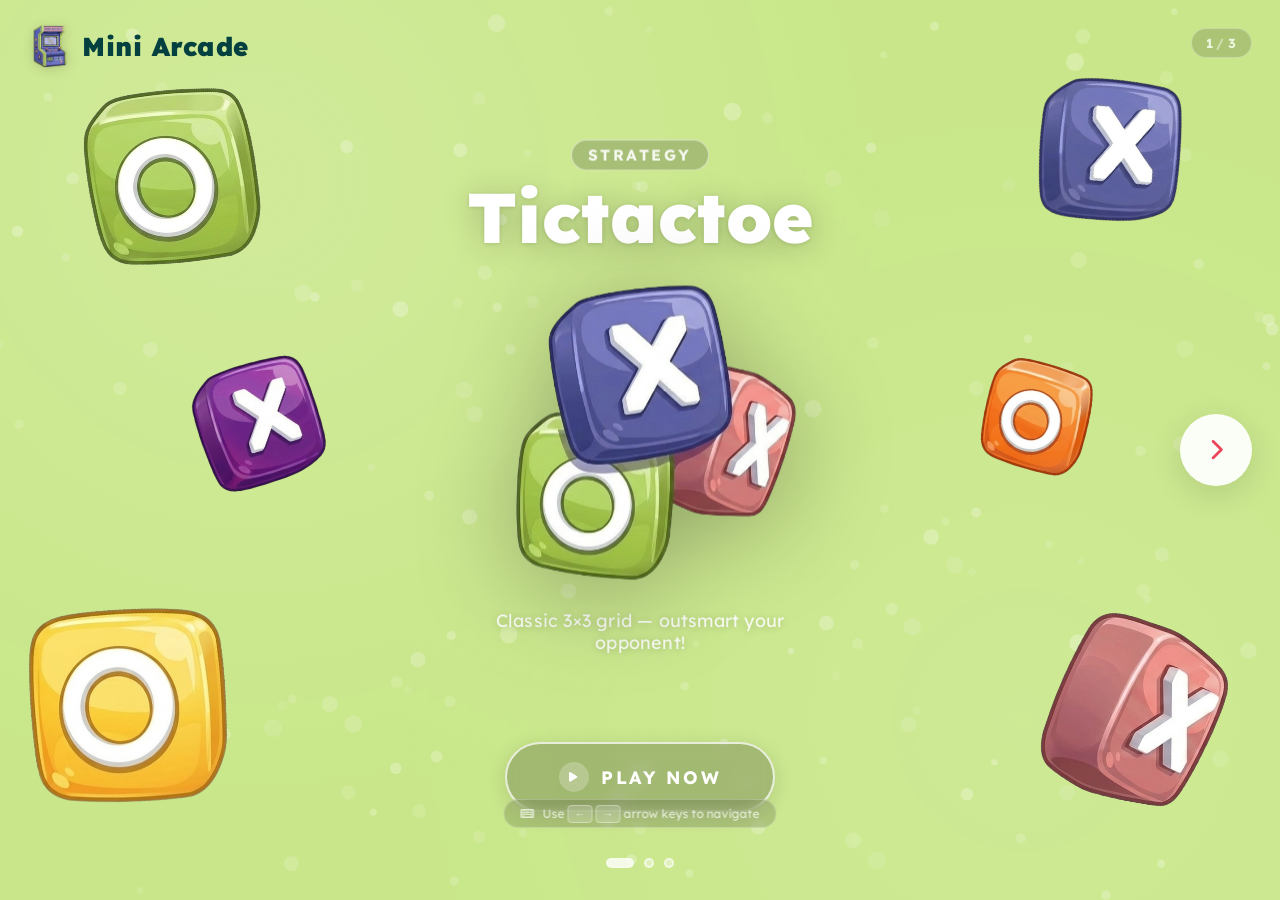
<file: index.html>
<!doctype html>
<html lang="en">

<head>
  <meta charset="utf-8">
  <meta name="viewport" content="width=device-width, initial-scale=1, viewport-fit=cover">
  <title>Mini Arcade</title>
  <link rel="icon" type="image/png" href="images/logo.png">
  <link rel="stylesheet" href="style.css">
  <link rel="stylesheet" href="https://cdnjs.cloudflare.com/ajax/libs/font-awesome/6.5.0/css/all.min.css">
  <script src="https://cdnjs.cloudflare.com/ajax/libs/gsap/3.12.2/gsap.min.js"></script>
</head>

<body>

  <!-- Keyboard hint tooltip -->
  <div class="keyboard-hint" id="keyboardHint">
    <i class="fa-solid fa-keyboard"></i>
    <span>Use <kbd>←</kbd> <kbd>→</kbd> arrow keys to navigate</span>
  </div>

  <!-- Progress dots -->
  <div class="progress-dots" id="progressDots">
    <span class="dot active" data-index="0"></span>
    <span class="dot" data-index="1"></span>
    <span class="dot" data-index="2"></span>
  </div>

  <!-- Game counter badge -->
  <div class="game-counter" id="gameCounter">
    <span id="currentNum">1</span><span class="counter-sep">/</span><span>3</span>
  </div>

  <header>
    <div class="header-left">
      <img class="header-logo-img" src="images/logo.png" alt="Mini Arcade Logo">
      <span class="site-title">Mini Arcade</span>
    </div>
    <div class="header-center"></div>
    <div class="header-right"></div>
  </header>

  <main>
    <!-- Swipe hint (mobile) -->
    <div class="swipe-hint" id="swipeHint">
      <i class="fa-solid fa-hand-pointer"></i>
      <span>Swipe to explore</span>
    </div>

    <div>
      <button id="prevButton" class="nav-btn wave" aria-label="Previous game">
        <i class="fa-solid fa-chevron-left"></i>
      </button>
      <button id="nextButton" class="nav-btn wave" aria-label="Next game">
        <i class="fa-solid fa-chevron-right"></i>
      </button>
    </div>

    <div class="section-container-main">
      <div class="section-container">

        <!-- Game 1: Tic Tac Toe -->
        <section class="section" data-game="0" id="section-1">
          <!-- Particle canvas per section -->
          <canvas class="particle-canvas"></canvas>
          <div class="section-bg-pattern"></div>
          <div class="fruit-images">
            <div class="image-one fruit-image">
              <img src="images/obg1.png" alt="Tic Tac Toe">
            </div>
            <div class="image-two fruit-image">
              <img src="images/obg2.png" alt="Tic Tac Toe">
            </div>
            <div class="game-center-stack">
              <div class="game-tag">Strategy</div>
              <h1 class="game-title">Tictactoe</h1>
              <div class="image-center fruit-image">
                <img src="images/tictactoe.png" alt="Tic Tac Toe">
              </div>
              <p class="game-desc">Classic 3×3 grid — outsmart your opponent!</p>
            </div>
            <div class="image-three fruit-image">
              <img src="images/xbg1.png" alt="Tic Tac Toe">
            </div>
            <div class="image-four fruit-image">
              <img src="images/xbg2.png" alt="Tic Tac Toe">
            </div>
            <div class="image-five fruit-image">
              <img src="images/xbg3.png" alt="Tic Tac Toe">
            </div>
            <div class="image-six fruit-image">
              <img src="images/obg3.png" alt="Tic Tac Toe">
            </div>
          </div>
          <a href="tictactoe/tictactoe.html" class="play-btn">
            <span class="play-btn-icon"><i class="fa-solid fa-play"></i></span>
            <span>Play Now</span>
          </a>
        </section>

        <!-- Game 2: Color Guessing -->
        <section class="section" data-game="1" id="section-2">
          <canvas class="particle-canvas"></canvas>
          <div class="section-bg-pattern"></div>
          <div class="fruit-images">
            <div class="image-one fruit-image">
              <img src="images/art1.png" alt="Color Guessing">
            </div>
            <div class="image-two fruit-image">
              <img src="images/art2.png" alt="Color Guessing">
            </div>
            <div class="game-center-stack">
              <div class="game-tag">Trivia</div>
              <h1 class="game-title">Color Accuracy</h1>
              <div class="image-center fruit-image">
                <img src="images/colorAccuracy.png" alt="Color Accuracy">
              </div>
              <p class="game-desc">Guess the color from its RGB code!</p>
            </div>
            <div class="image-three fruit-image">
              <img src="images/art5.png" alt="Color Guessing">
            </div>
            <div class="image-four fruit-image">
              <img src="images/art4.png" alt="Color Guessing">
            </div>
            <div class="image-five fruit-image">
              <img src="images/art3.png" alt="Color Guessing">
            </div>
            <div class="image-six fruit-image">
              <img src="images/art6.png" alt="Color Guessing">
            </div>
          </div>
          <a href="coloraccuracy/color-accuracy.html" class="play-btn">
            <span class="play-btn-icon"><i class="fa-solid fa-play"></i></span>
            <span>Play Now</span>
          </a>
        </section>

        <!-- Game 3: Word Scramble -->
        <section class="section" data-game="2" id="section-3">
          <canvas class="particle-canvas"></canvas>
          <div class="section-bg-pattern"></div>
          <div class="fruit-images">
            <div class="image-one fruit-image">
              <img src="images/m.png" alt="Word Scramble">
            </div>
            <div class="image-two fruit-image">
              <img src="images/z.png" alt="Word Scramble">
            </div>
            <div class="game-center-stack">
              <div class="game-tag">Puzzle</div>
              <h1 class="game-title">Word Scramble</h1>
              <div class="image-center fruit-image">
                <img src="images/wordScramble.png" alt="Word Scramble">
              </div>
              <p class="game-desc">Unscramble the letters to find the word!</p>
            </div>
            <div class="image-three fruit-image">
              <img src="images/a.png" alt="Word Scramble">
            </div>
            <div class="image-four fruit-image">
              <img src="images/l.png" alt="Word Scramble">
            </div>
            <div class="image-five fruit-image">
              <img src="images/e.png" alt="Word Scramble">
            </div>
            <div class="image-six fruit-image">
              <img src="images/s.png" alt="Word Scramble">
            </div>
          </div>
          <a href="wordscramble/word-scramble.html" class="play-btn">
            <span class="play-btn-icon"><i class="fa-solid fa-play"></i></span>
            <span>Play Now</span>
          </a>
        </section>

      </div>
    </div>
  </main>

  <script src="script.js"></script>
</body>

</html>
</file>
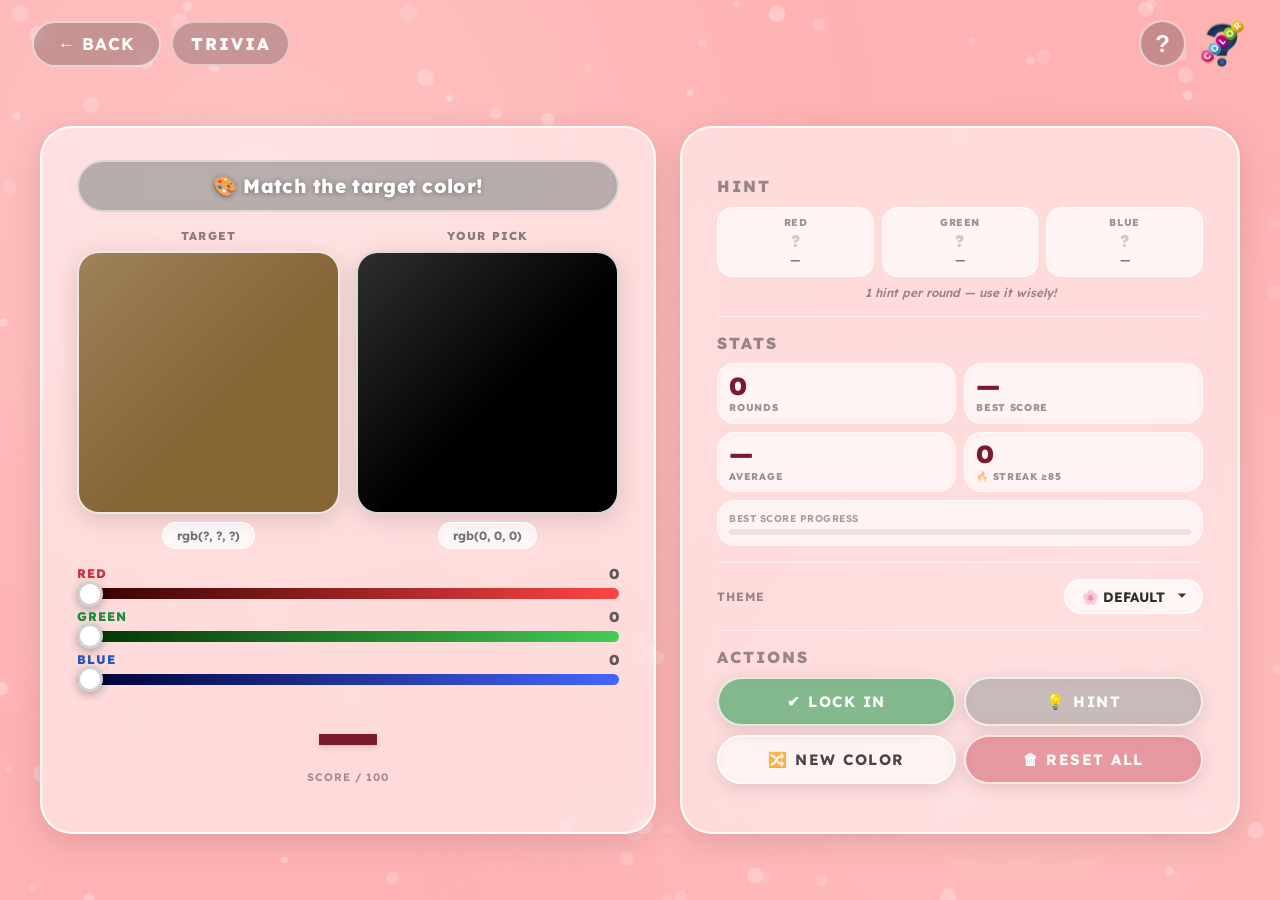
<file: coloraccuracy/color-accuracy.html>
<!DOCTYPE html>
<html lang="en">

<head>
  <meta charset="UTF-8">
  <meta name="viewport" content="width=device-width, initial-scale=1.0">
  <title>Color Accuracy</title>
  <link rel="icon" type="image/png" href="../images/colorAccuracy.png">
  <link rel="stylesheet" href="style.css">
  <link rel="preconnect" href="https://fonts.googleapis.com">
  <link href="https://fonts.googleapis.com/css2?family=Lexend:wght@100..900&display=swap" rel="stylesheet">
</head>

<body>

  <canvas id="particle-canvas"
    style="position:fixed;inset:0;width:100%;height:100%;z-index:0;pointer-events:none;"></canvas>

  <header>
    <div class="header-left">
      <a class="btn-back" href="../index.html#section-2">← Back</a>
      <span class="game-badge">Trivia</span>
    </div>
    <div class="header-right">
      <button class="btn-help" id="btn-help" title="How to Play">?</button>
      <img class="header-logo-img" src="../images/colorAccuracy.png" alt="Color Accuracy Game">
    </div>
  </header>

  <div class="app">
    <div class="shell">

      <!-- LEFT -->
      <div class="card preview-card">
        <div class="status-bar idle" id="status">🎨 Match the target color!</div>

        <div class="color-pair">
          <div class="color-section">
            <div class="color-lbl">Target</div>
            <div class="color-box" id="target-box"></div>
            <div class="rgb-pill" id="target-rgb">rgb(?, ?, ?)</div>
          </div>
          <div class="color-section">
            <div class="color-lbl">Your Pick</div>
            <div class="color-box" id="player-box" style="background:#000"></div>
            <div class="rgb-pill" id="player-rgb">rgb(0, 0, 0)</div>
          </div>
        </div>

        <div class="left-sliders" id="slider-container">
          <div class="left-slider-row">
            <div class="left-slider-header"><span class="slider-name r">Red</span><span class="slider-val"
                id="rVal">0</span></div>
            <input type="range" id="r" min="0" max="255" value="0">
          </div>
          <div class="left-slider-row">
            <div class="left-slider-header"><span class="slider-name g">Green</span><span class="slider-val"
                id="gVal">0</span></div>
            <input type="range" id="g" min="0" max="255" value="0">
          </div>
          <div class="left-slider-row">
            <div class="left-slider-header"><span class="slider-name b">Blue</span><span class="slider-val"
                id="bVal">0</span></div>
            <input type="range" id="b" min="0" max="255" value="0">
          </div>
        </div>

        <div class="score-wrap">
          <div class="score-badge" id="score-badge">—</div>
          <div class="score-sub">Score / 100</div>
        </div>
      </div>

      <!-- RIGHT -->
      <div class="card sidebar-card">

        <div class="sec-block">
          <div class="sec-lbl">Hint</div>
          <div class="hint-panel">
            <div class="hint-channels">
              <div class="hint-chip" id="hint-r">
                <span class="hint-chip-lbl">Red</span>
                <span class="hint-chip-arrow" id="hint-r-arrow">?</span>
                <span class="hint-chip-diff" id="hint-r-diff">—</span>
              </div>
              <div class="hint-chip" id="hint-g">
                <span class="hint-chip-lbl">Green</span>
                <span class="hint-chip-arrow" id="hint-g-arrow">?</span>
                <span class="hint-chip-diff" id="hint-g-diff">—</span>
              </div>
              <div class="hint-chip" id="hint-b">
                <span class="hint-chip-lbl">Blue</span>
                <span class="hint-chip-arrow" id="hint-b-arrow">?</span>
                <span class="hint-chip-diff" id="hint-b-diff">—</span>
              </div>
            </div>
            <div class="hint-msg" id="hint-msg">1 hint per round — use it wisely!</div>
          </div>
        </div>

        <div class="sec-block">
          <div class="sec-lbl">Stats</div>
          <div class="stats-grid">
            <div class="stat-card">
              <div class="stat-val" id="stat-rounds">0</div>
              <div class="stat-lbl">Rounds</div>
            </div>
            <div class="stat-card">
              <div class="stat-val" id="stat-best">—</div>
              <div class="stat-lbl">Best Score</div>
            </div>
            <div class="stat-card">
              <div class="stat-val" id="stat-avg">—</div>
              <div class="stat-lbl">Average</div>
            </div>
            <div class="stat-card">
              <div class="stat-val" id="stat-streak">0</div>
              <div class="stat-lbl">🔥 Streak ≥85</div>
            </div>
            <div class="stat-card" style="grid-column:span 2;">
              <div class="stat-bar-row">
                <div class="stat-bar-lbl">Best score progress</div>
                <div class="stat-bar-track">
                  <div class="stat-bar-fill" id="stat-bar" style="width:0%"></div>
                </div>
              </div>
            </div>
          </div>
        </div>

        <div class="sec-block">
          <div class="theme-row">
            <span class="theme-lbl">Theme</span>
            <select class="theme-sel" id="scheme">
              <option value="default">🌸 DEFAULT</option>
              <option value="dark">🌙 DARK</option>
            </select>
          </div>
        </div>

        <div class="sec-block">
          <div class="sec-lbl">Actions</div>
          <div class="action-btns">
            <button class="btn bg" id="btn-lock">✔ Lock In</button>
            <button class="btn bl" id="btn-hint">💡 Hint</button>
            <button class="btn bw" id="btn-new">🔀 New Color</button>
            <button class="btn br" id="btn-reset">🗑 Reset All</button>
          </div>
        </div>

      </div>
    </div>
  </div>

  <!-- MODAL -->
  <div class="modal-overlay" id="modal-overlay">
    <div class="modal" role="dialog" aria-modal="true" aria-labelledby="modal-title">
      <div class="modal-header">
        <div class="modal-title" id="modal-title">🎨 How to Play</div>
        <button class="modal-close" id="modal-close" aria-label="Close">✕</button>
      </div>
      <div class="modal-steps">
        <div class="modal-step">
          <div class="step-num">🎯</div>
          <div class="step-body">
            <div class="step-title">Match the Target Color</div>
            <div class="step-desc">A mystery color appears on the left. Drag the R, G, B sliders until your color looks
              as close as possible. The target RGB is hidden until you lock in.</div>
          </div>
        </div>
        <div class="modal-step">
          <div class="step-num">📊</div>
          <div class="step-body">
            <div class="step-title">Watch the Offset Bars</div>
            <div class="step-desc">Three live bars show how far off each channel is as you drag. Shrink all three to
              zero for a perfect score.</div>
          </div>
        </div>
        <div class="modal-step">
          <div class="step-num">💡</div>
          <div class="step-body">
            <div class="step-title">Use Your One Hint</div>
            <div class="step-desc">Each round gives you <strong>one hint only</strong>. Click <strong>💡 Hint</strong>
              to reveal one random channel — ▲ means go higher, ▼ means go lower, ✓ means exact. Choose wisely!</div>
          </div>
        </div>
        <div class="modal-step">
          <div class="step-num">🏆</div>
          <div class="step-body">
            <div class="step-title">Lock In & Score</div>
            <div class="step-desc">Press <strong>✔ Lock In</strong> when ready. Sliders lock — no changing your answer!
              Each channel (R, G, B) is scored as a percentage of how close you are out of 255. 96+ means genuinely
              sharp eyes!</div>
          </div>
        </div>
      </div>
      <hr class="modal-divider">
      <div class="modal-tip">💡 Tip: Each channel is scored as % accuracy out of 255 — being off by 10 on all three only
        gets you ~88. 100 is an exact match!</div>
    </div>
  </div>
  
  <script src="script.js"></script>

</body>

</html>
</file>
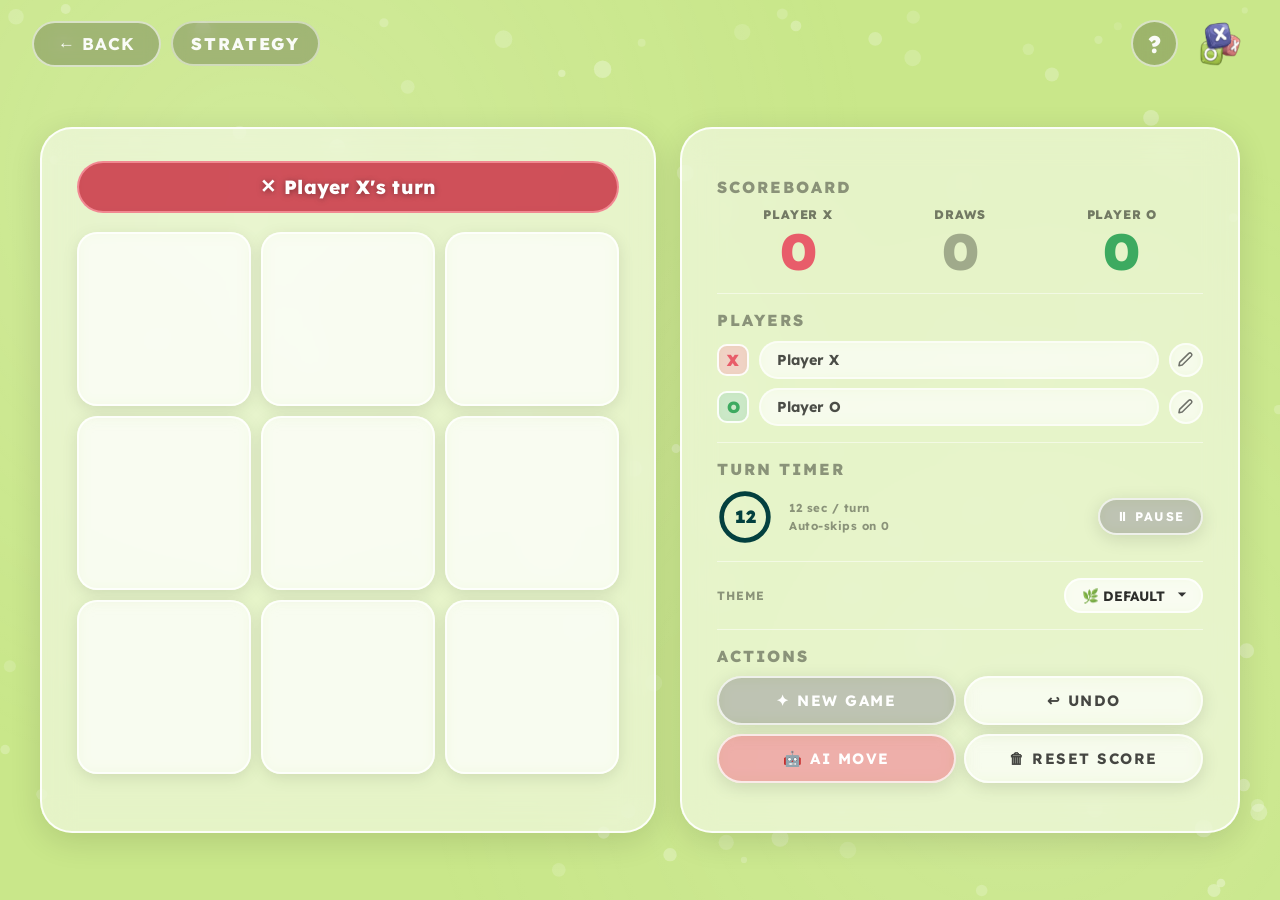
<file: tictactoe/tictactoe.html>
<!DOCTYPE html>
<html lang="en">

<head>
  <meta charset="UTF-8">
  <meta name="viewport" content="width=device-width, initial-scale=1.0">
  <title>Tictactoe</title>
  <link rel="icon" type="image/png" href="../images/tictactoe.png">
  <link rel="stylesheet" href="style.css">
  <link rel="preconnect" href="https://fonts.googleapis.com">
  <link href="https://fonts.googleapis.com/css2?family=Lexend:wght@100..900&display=swap" rel="stylesheet">
</head>

<body>

  <canvas id="particle-canvas"
    style="position:fixed;inset:0;width:100%;height:100%;z-index:0;pointer-events:none;"></canvas>

  <header>
    <div class="header-left">
      <a class="btn-back" href="../index.html#section-1" id="btn-back">← Back</a>
      <span class="game-badge">Strategy</span>
    </div>

    <div style="display:flex;align-items:center;gap:10px;pointer-events:all;flex-shrink:0;">
      <button class="btn-help" id="btn-help" title="How to Play">?</button>
      <img class="header-logo-img" src="../images/tictactoe.png" alt="Tictactoe">
    </div>
  </header>

  <div class="app">
    <div class="shell">

      <div class="card board-card">
        <div class="status-bar sx" id="status">
          <span class="status-sym sym-x">✕</span> Player X's turn
        </div>
        <div id="board"></div>
      </div>

      <div class="card sidebar-card">

        <div class="sec-block">
          <div class="sec-lbl">Scoreboard</div>
          <div class="score-grid">
            <div class="score-col">
              <div class="score-lbl" id="lbl-x">Player X</div>
              <div class="score-num snx" id="sc-x">0</div>
            </div>
            <div class="score-col">
              <div class="score-lbl">Draws</div>
              <div class="draw-num" id="sc-d">0</div>
            </div>
            <div class="score-col">
              <div class="score-lbl" id="lbl-o">Player O</div>
              <div class="score-num sno" id="sc-o">0</div>
            </div>
          </div>
        </div>

        <div class="sec-block">
          <div class="sec-lbl">Players</div>
          <div class="name-rows">
            <div class="name-row">
              <div class="name-badge nbx">X</div>
              <input class="name-input" id="nx" type="text" value="Player X" maxlength="14" readonly>
              <button class="btn-edit" id="edit-x" title="Edit name" onclick="toggleEdit('x')">
                <svg viewBox="0 0 16 16" fill="none" xmlns="http://www.w3.org/2000/svg">
                  <path d="M11.5 1.5a1.914 1.914 0 012.7 2.7L4.5 13.9l-3.5.7.7-3.5L11.5 1.5z" stroke="currentColor"
                    stroke-width="1.6" stroke-linecap="round" stroke-linejoin="round" />
                </svg>
              </button>
            </div>
            <div class="name-row">
              <div class="name-badge nbo">O</div>
              <input class="name-input" id="no" type="text" value="Player O" maxlength="14" readonly>
              <button class="btn-edit" id="edit-o" title="Edit name" onclick="toggleEdit('o')">
                <svg viewBox="0 0 16 16" fill="none" xmlns="http://www.w3.org/2000/svg">
                  <path d="M11.5 1.5a1.914 1.914 0 012.7 2.7L4.5 13.9l-3.5.7.7-3.5L11.5 1.5z" stroke="currentColor"
                    stroke-width="1.6" stroke-linecap="round" stroke-linejoin="round" />
                </svg>
              </button>
            </div>
          </div>
        </div>

        <div class="sec-block">
          <div class="sec-lbl">Turn Timer</div>
          <div class="timer-row">
            <div class="countdown-ring">
              <svg viewBox="0 0 48 48" width="56" height="56">
                <circle class="ring-bg" cx="24" cy="24" r="20" />
                <circle class="ring-fill" id="ring-fill" cx="24" cy="24" r="20" />
              </svg>
              <span class="ring-num" id="timer-disp">12</span>
            </div>
            <div class="timer-info">
              <div class="timer-detail">12 sec / turn</div>
              <div class="timer-detail">Auto-skips on 0</div>
            </div>
            <button class="btn bl bsm" id="btn-pause" style="margin-left:auto">⏸ Pause</button>
          </div>
        </div>

        <div class="sec-block">
          <div class="theme-row">
            <span class="theme-lbl">Theme</span>
            <select class="theme-sel" id="scheme">
              <option value="default">🌿 DEFAULT</option>
              <option value="dark">🌙 DARK</option>
            </select>
          </div>
        </div>

        <div class="sec-block">
          <div class="sec-lbl">Actions</div>
          <div class="action-btns">
            <button class="btn bl" id="btn-new">✦ New Game</button>
            <button class="btn bw" id="btn-undo">↩ Undo</button>
            <button class="btn br" id="btn-ai">🤖 AI Move</button>
            <button class="btn bc" id="btn-rs">🗑 Reset Score</button>
          </div>
        </div>

      </div>
    </div>
  </div>

  <!-- ── PLAY MODAL ── -->
  <div class="modal-overlay" id="modal-overlay">
    <div class="modal" role="dialog" aria-modal="true" aria-labelledby="modal-title">
      <div class="modal-header">
        <div class="modal-title" id="modal-title">🎮 How to Play</div>
        <button class="modal-close" id="modal-close" aria-label="Close">✕</button>
      </div>
      <div class="modal-steps">
        <div class="modal-step">
          <div class="step-num">✏️</div>
          <div class="step-body">
            <div class="step-title">Set Player Names</div>
            <div class="step-desc">Click the pencil icon next to a player to rename them. Press Enter or click the icon
              again to confirm.</div>
          </div>
        </div>
        <div class="modal-step">
          <div class="step-num">🔄</div>
          <div class="step-body">
            <div class="step-title">Take Turns</div>
            <div class="step-desc">Player X always goes first. Click any empty cell to place your symbol. Players
              alternate turns.</div>
          </div>
        </div>
        <div class="modal-step">
          <div class="step-num">🏆</div>
          <div class="step-body">
            <div class="step-title">Win the Game</div>
            <div class="step-desc">Get 3 of your symbols in a row — horizontally, vertically, or diagonally — before
              your opponent does.</div>
          </div>
        </div>
        <div class="modal-step">
          <div class="step-num">⏱️</div>
          <div class="step-body">
            <div class="step-title">12-Second Timer</div>
            <div class="step-desc">Each player has 12 seconds per turn. If time runs out, the turn is automatically
              skipped. Use ⏸ Pause to freeze the clock.</div>
          </div>
        </div>
        <div class="modal-step">
          <div class="step-num">🕹️</div>
          <div class="step-body">
            <div class="step-title">Extra Buttons</div>
            <div class="step-desc"><strong>↩ Undo</strong> takes back the last move. <strong>🤖 AI Move</strong> plays
              the perfect move for the current player. <strong>✦ New Game</strong> resets the board without clearing
              scores.</div>
          </div>
        </div>
      </div>
      <hr class="modal-divider">
      <div class="modal-tip">💡 Tip: The AI uses minimax — it never makes a mistake. Try beating it!</div>
    </div>
  </div>

  <script src="script.js"></script>

</body>

</html>
</file>
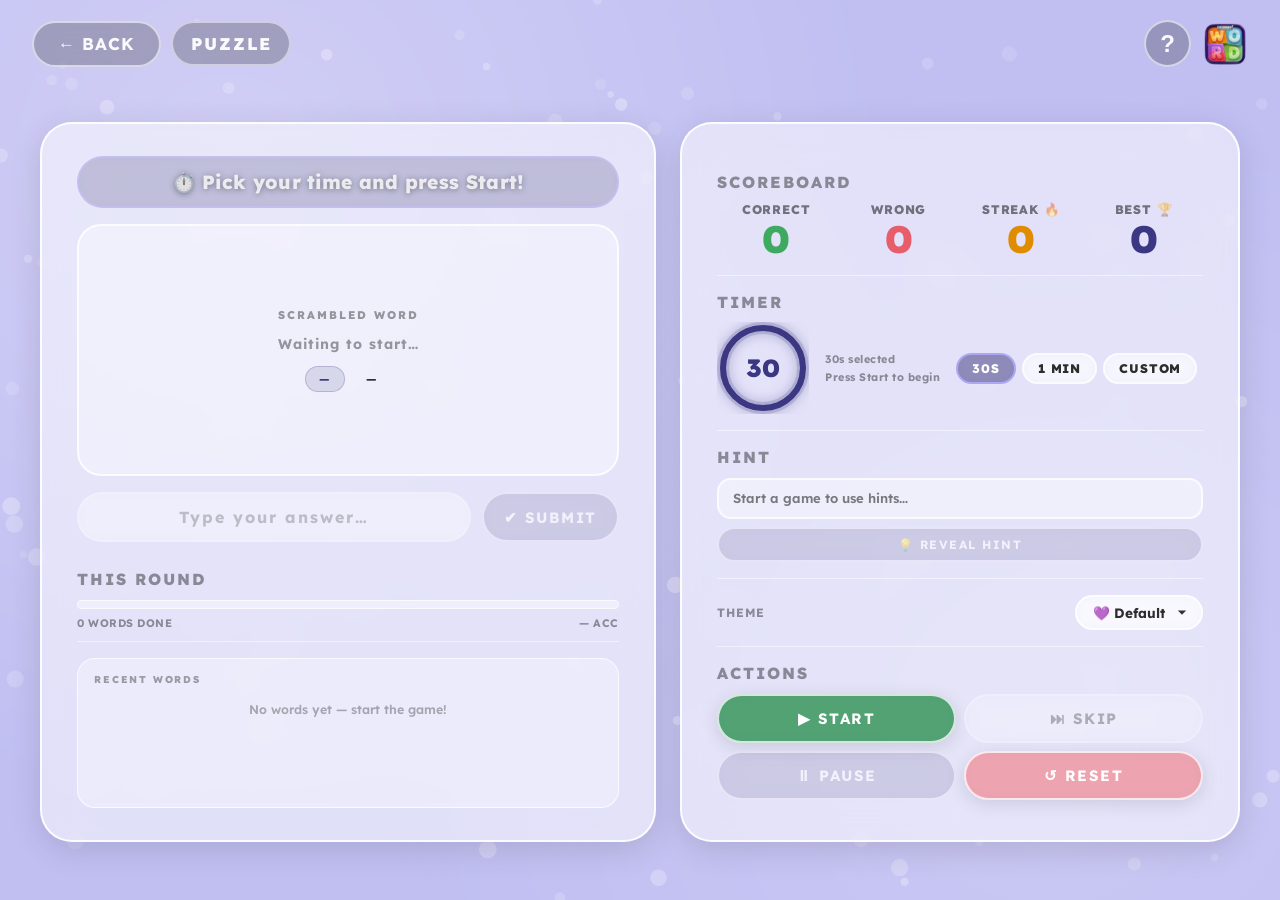
<file: wordscramble/word-scramble.html>
<!DOCTYPE html>
<html lang="en">

<head>
  <meta charset="UTF-8">
  <meta name="viewport" content="width=device-width, initial-scale=1.0">
  <title>Word Scramble</title>
  <link rel="icon" type="image/png" href="../images/wordScramble.png">
  <link rel="stylesheet" href="style.css">
  <link rel="preconnect" href="https://fonts.googleapis.com">
  <link href="https://fonts.googleapis.com/css2?family=Lexend:wght@100..900&display=swap" rel="stylesheet">
</head>

<body>
  <canvas id="particle-canvas"></canvas>

  <header>
    <div class="header-left">
      <a class="btn-back" href="../index.html#section-3">← Back</a>
      <span class="game-badge">Puzzle</span>
    </div>
    <div class="header-right">
      <button class="btn-help" id="btn-help">?</button>
      <img class="header-logo-img" src="../images/wordScramble.png" alt="Word Scramble">
    </div>
  </header>

  <!-- MODAL -->
  <div class="modal-overlay" id="modal-overlay">
    <div class="modal" role="dialog" aria-modal="true" aria-labelledby="modal-title">
      <div class="modal-header">
        <div class="modal-title" id="modal-title">🔤 How to Play</div>
        <button class="modal-close" id="modal-close" aria-label="Close">✕</button>
      </div>
      <div class="modal-steps">
        <div class="modal-step">
          <div class="step-num">⏱️</div>
          <div class="step-body">
            <div class="step-title">Pick your time & press Start</div>
            <div class="step-desc">Choose <strong>30s</strong>, <strong>1 min</strong>, or a <strong>custom</strong>
              duration. The countdown begins the moment you press <strong>▶ Start</strong>.</div>
          </div>
        </div>
        <div class="modal-step">
          <div class="step-num">🔀</div>
          <div class="step-body">
            <div class="step-title">Unscramble the tiles</div>
            <div class="step-desc">Letters are shuffled into tiles. Figure out the original word and type it in the
              input box.</div>
          </div>
        </div>
        <div class="modal-step">
          <div class="step-num">✍️</div>
          <div class="step-body">
            <div class="step-title">Submit or press Enter</div>
            <div class="step-desc"><strong>Correct</strong> → next word loads instantly. <strong>Wrong</strong> → same
              word stays, keep trying!</div>
          </div>
        </div>
        <div class="modal-step">
          <div class="step-num">⏭️</div>
          <div class="step-body">
            <div class="step-title">Skip to move on</div>
            <div class="step-desc">Stuck? Hit <strong>Skip</strong> to reveal the answer and jump to the next word.
            </div>
          </div>
        </div>
        <div class="modal-step">
          <div class="step-num">⏸️</div>
          <div class="step-body">
            <div class="step-title">Pause freezes everything</div>
            <div class="step-desc">Timer stops, input locks, and the hint button is blocked. Resume to continue.</div>
          </div>
        </div>
        <div class="modal-step">
          <div class="step-num">💡</div>
          <div class="step-body">
            <div class="step-title">One hint per word</div>
            <div class="step-desc">Reveals the first letter + word length. Only available while the game is running and
              unpaused.</div>
          </div>
        </div>
      </div>
      <hr class="modal-divider">
      <div class="modal-tip">💡 Tip: Unscramble as many words as you can before the timer runs out. Use hints wisely —
        only one per word!</div>
    </div>
  </div>

  <!-- COUNTDOWN -->
  <div class="countdown-overlay" id="countdown-overlay">
    <div class="countdown-box">
      <div class="countdown-num" id="countdown-num">3</div>
      <div class="countdown-msg" id="countdown-msg">Get Ready!</div>
    </div>
  </div>

  <div class="results-overlay" id="results-overlay">
    <div class="results-box">
      <button class="modal-close res-close" id="res-close">✕</button>
      <div class="results-emoji" id="res-emoji">🏆</div>
      <div class="results-title" id="res-title">Time's Up!</div>
      <div class="results-score" id="res-score">0</div>
      <div class="results-sub">words correct</div>
      <div class="results-grid">
        <div class="results-stat">
          <div class="results-stat-num sn-correct" id="res-correct">0</div>
          <div class="results-stat-lbl">Correct</div>
        </div>
        <div class="results-stat">
          <div class="results-stat-num sn-wrong" id="res-wrong">0</div>
          <div class="results-stat-lbl">Wrong</div>
        </div>
        <div class="results-stat">
          <div class="results-stat-num sn-streak" id="res-streak">0</div>
          <div class="results-stat-lbl">Best Streak</div>
        </div>
        <div class="results-stat">
          <div class="results-stat-num sn-best" id="res-skipped">0</div>
          <div class="results-stat-lbl">Skipped</div>
        </div>
      </div>
    </div>
  </div>

  <div class="app">
    <div class="shell">

      <!-- LEFT CARD -->
      <div class="card board-card">
        <div class="board-paused-veil" id="paused-veil"><span>⏸ Paused</span></div>

        <div class="status-bar s-waiting" id="status">⏱️ Pick your time and press Start!</div>

        <div class="scramble-display">
          <div class="scramble-label">Scrambled Word</div>
          <div class="scramble-letters" id="scramble-letters">
            <div class="scramble-loading">Waiting to start…</div>
          </div>
          <div class="badge-row">
            <div class="category-badge" id="category-badge">—</div>
            <div class="diff-badge" id="diff-badge">—</div>
          </div>
        </div>

        <div class="guess-area">
          <input class="guess-input" id="guess" type="text" placeholder="Type your answer…" autocomplete="off"
            spellcheck="false" disabled>
          <button class="btn bl btn-submit-inline" id="btn-submit" disabled>✔ Submit</button>
        </div>

        <!-- THIS ROUND -->
        <div class="sec-block" style="flex:0; padding:.7rem 0; width:100%;">
          <div class="sec-lbl">This Round</div>
          <div class="progress-area">
            <div class="progress-track">
              <div class="progress-fill" id="progress-fill" style="width:0%"></div>
            </div>
            <div class="progress-meta"><span id="prog-text">0 words done</span><span id="prog-acc">— acc</span></div>
          </div>
        </div>

        <!-- WORD HISTORY -->
        <div class="word-history" id="word-history">
          <div class="wh-label">Recent Words</div>
          <div class="wh-list" id="wh-list">
            <div class="wh-empty">No words yet — start the game!</div>
          </div>
        </div>

      </div>

      <!-- RIGHT CARD -->
      <div class="card sidebar-card">

        <!-- SCOREBOARD -->
        <div class="sec-block">
          <div class="sec-lbl">Scoreboard</div>
          <div class="score-grid">
            <div class="score-col">
              <div class="score-lbl">Correct</div>
              <div class="score-num sn-correct" id="sc-correct">0</div>
            </div>
            <div class="score-col">
              <div class="score-lbl">Wrong</div>
              <div class="score-num sn-wrong" id="sc-wrong">0</div>
            </div>
            <div class="score-col">
              <div class="score-lbl">Streak 🔥</div>
              <div class="score-num sn-streak" id="sc-streak">0</div>
            </div>
            <div class="score-col">
              <div class="score-lbl">Best 🏆</div>
              <div class="score-num sn-best" id="sc-best">0</div>
            </div>
          </div>
        </div>

        <!-- TIMER -->
        <div class="sec-block">
          <div class="sec-lbl">Timer</div>
          <div class="timer-section">
            <div class="timer-layout">
              <div class="timer-ring-wrap">
                <div class="big-ring-container">
                  <svg class="big-ring-svg" width="92" height="92" viewBox="0 0 92 92">
                    <circle class="ring-glow" id="ring-glow" cx="46" cy="46" r="40" />
                    <circle class="ring-track" cx="46" cy="46" r="40" />
                    <circle class="ring-progress" id="ring-progress" cx="46" cy="46" r="40" />
                  </svg>
                  <span id="timer-num">30</span>
                </div>
                <div class="timer-meta">
                  <div class="timer-meta-row" id="timer-meta-label">30s selected</div>
                  <div class="timer-meta-row" id="timer-meta-sub">Press Start to begin</div>
                  <div id="timer-error">⚠ Min. 10 seconds required</div>
                </div>
              </div>
              <div class="timer-controls">
                <div class="timer-opts-row">
                  <button class="timer-opt-btn sel" data-secs="30">30s</button>
                  <button class="timer-opt-btn" data-secs="60">1 min</button>
                  <button class="timer-opt-btn" data-secs="custom">Custom</button>
                  <div class="custom-time-row" id="custom-row" style="display:none;">
                    <input class="custom-time-input" id="custom-secs" type="number" min="10" max="600" value="45">
                    <span class="custom-time-label">s</span>
                  </div>
                </div>
              </div>
            </div>
          </div>
        </div>

        <!-- HINT -->
        <div class="sec-block">
          <div class="sec-lbl">Hint</div>
          <div class="hint-area">
            <div class="hint-box" id="hint-box">Start a game to use hints…</div>
            <button class="btn bl" style="font-size:.75rem;padding:8px 14px;" id="btn-hint" disabled>💡 Reveal
              Hint</button>
          </div>
        </div>

        <!-- THEME -->
        <div class="sec-block">
          <div class="theme-row">
            <span class="theme-lbl">Theme</span>
            <select class="theme-sel" id="scheme">
              <option value="default">💜 Default</option>
              <option value="dark">🌙 Dark</option>
            </select>
          </div>
        </div>

        <!-- ACTIONS -->
        <div class="sec-block">
          <div class="sec-lbl">Actions</div>
          <div class="action-btns">
            <button class="btn bg" id="btn-start">▶ Start</button>
            <button class="btn bw" id="btn-skip" disabled>⏭ Skip</button>
            <button class="btn bl" id="btn-pause" disabled>⏸ Pause</button>
            <button class="btn br" id="btn-reset">↺ Reset</button>
          </div>
        </div>

      </div>
    </div>
  </div>
  <script src="script.js"></script>

</body>

</html>
</file>
<file: style.css>
@import url("https://fonts.googleapis.com/css2?family=Lexend:wght@100..900&display=swap");

/* ── Reset ── */
*,
*::before,
*::after {
  margin: 0;
  padding: 0;
  box-sizing: border-box;
}

img {
  width: 100%;
  height: auto;
}

body {
  overflow: hidden !important;
  cursor: default;
}

a:focus,
input:focus,
button:focus,
:focus-visible {
  outline: none;
  box-shadow: none;
}

/* ── Root tokens ── */
:root {
  --game1-logo: #03403f;
  --game2-logo: #ec4458;
  --game3-logo: #6464ff;
  --black-color: #000000;
  --white-color: #ffffff;
  --game1-background: #c9e78a;
  --game2-background: #ffb2b2;
  --game3-background: #c1bff2;

  /* Shared UI tokens */
  --radius-pill: 60px;
  --transition-fast: 0.2s ease;
  --transition-med: 0.45s cubic-bezier(0.4, 0, 0.2, 1);
  --shadow-soft: 0 8px 32px rgba(0, 0, 0, 0.12);
  --shadow-strong: 0 16px 56px rgba(0, 0, 0, 0.22);

  /* Game 1: TicTacToe */
  --g1-img1: 340px;
  --g1-img2: 300px;
  --g1-img3: 290px;
  --g1-img4: 360px;
  --g1-img5: 220px;
  --g1-img6: 250px;

  /* Game 2: Color Guessing */
  --g2-img1: 260px;
  --g2-img2: 250px;
  --g2-img3: 240px;
  --g2-img4: 230px;
  --g2-img5: 200px;
  --g2-img6: 200px;

  /* Game 3: Word Scramble */
  --g3-img1: 280px;
  --g3-img2: 240px;
  --g3-img3: 240px;
  --g3-img4: 220px;
  --g3-img5: 200px;
  --g3-img6: 200px;
}

/* ── Header ── */
header {
  position: fixed;
  top: 0;
  left: 0;
  width: 100vw;
  z-index: 99;
  display: flex;
  align-items: center;
  justify-content: space-between;
  padding: 24px 28px 16px;
  pointer-events: none;
}

.header-left {
  display: flex;
  align-items: center;
  gap: 10px;
  flex: 1;
  min-width: 0;
}

.header-logo-img {
  width: clamp(28px, 4.5vw, 44px);
  height: clamp(28px, 4.5vw, 44px);
  object-fit: contain;
  flex-shrink: 0;
  filter: drop-shadow(0 2px 6px rgba(0, 0, 0, 0.15));
}

.site-title {
  font-family: "Lexend", sans-serif;
  font-weight: 900;
  font-size: clamp(13px, 2.6vw, 26px);
  color: var(--game1-logo);
  letter-spacing: 0.5px;
  white-space: nowrap;
  overflow: hidden;
  text-overflow: ellipsis;
  transition: color 0.5s ease;
}

.header-center {
  position: absolute;
  left: 50%;
  transform: translateX(-50%);
  pointer-events: none;
}

.header-right {
  flex: 1;
  min-width: 0;
}

/* ── Section layout ── */
.section-container-main {
  width: 100vw;
  overflow: hidden;
  position: relative;
  z-index: 1;
}

.section-container {
  width: 300vw;
  display: flex;
  position: relative;
  left: 0;
  transition: left var(--transition-med);
  align-items: center;
}

.section {
  min-width: 100vw;
  height: 100vh;
  position: relative;
  overflow: hidden;
  z-index: 1;
  background: var(--game1-background);
}

.section:nth-child(2) {
  background: var(--game2-background);
}

.section:nth-child(3) {
  background: var(--game3-background);
}

/* ── Background pattern overlay ── */
.section-bg-pattern {
  position: absolute;
  inset: 0;
  pointer-events: none;
  z-index: 0;
  background-image:
    radial-gradient(circle at 20% 20%, rgba(255, 255, 255, 0.18) 0%, transparent 50%),
    radial-gradient(circle at 80% 80%, rgba(255, 255, 255, 0.12) 0%, transparent 50%);
  opacity: 0.8;
}

/* ── Particle canvas ── */
.particle-canvas {
  position: absolute;
  inset: 0;
  width: 100%;
  height: 100%;
  z-index: 0;
  pointer-events: none;
  opacity: 0.85;
}

/* ── Game center stack ── */
.game-center-stack {
  position: absolute;
  top: 44%;
  left: 50%;
  transform: translate(-50%, -50%);
  z-index: 5;
  display: flex;
  flex-direction: column;
  align-items: center;
  gap: 10px;
  pointer-events: none;
}

/* Game genre tag */
.game-tag {
  font-family: "Lexend", sans-serif;
  font-size: clamp(10px, 1.2vw, 16px);
  font-weight: 700;
  letter-spacing: 2.5px;
  text-transform: uppercase;
  color: rgba(255, 255, 255, 0.9);
  background: rgba(0, 0, 0, 0.18);
  border: 1.5px solid rgba(255, 255, 255, 0.55);
  padding: 5px 16px;
  border-radius: var(--radius-pill);
  backdrop-filter: blur(6px);
  -webkit-backdrop-filter: blur(6px);
}

.game-title {
  font-family: "Lexend", sans-serif;
  font-size: clamp(26px, 5.5vw, 82px);
  font-weight: 900;
  line-height: 1.05;
  color: var(--white-color);
  text-align: center;
  white-space: nowrap;
  text-shadow: 0 4px 32px rgba(0, 0, 0, 0.22), 0 1px 4px rgba(0, 0, 0, 0.12);
  margin: 0;
}

.game-desc {
  font-family: "Lexend", sans-serif;
  font-size: clamp(12px, 1.4vw, 20px);
  font-weight: 400;
  color: rgba(255, 255, 255, 0.88);
  text-align: center;
  text-shadow: 0 1px 8px rgba(0, 0, 0, 0.18);
  letter-spacing: 0.2px;
  max-width: 340px;
}

/* ── Center image ── */
.section[data-game="0"] .image-center img {
  height: 350px;
  width: auto;
  object-fit: contain;
}

.section[data-game="1"] .image-center img {
  height: 350px;
  width: auto;
  object-fit: contain;
}

.section[data-game="2"] .image-center img {
  height: 350px;
  width: auto;
  object-fit: contain;
}

.image-center img {
  filter: drop-shadow(0 16px 48px rgba(0, 0, 0, 0.28));
  transform: none !important;
  animation: none !important;
}

/* ── Floating decorative images ── */
.fruit-image {
  opacity: 1;
  position: absolute;
}

.game-center-stack .image-center {
  position: relative;
}

/* Base positions (desktop) */
.image-one {
  bottom: 60px;
  left: 0;
  transform: rotate(-10deg);
}

.image-two {
  top: 8%;
  left: 6%;
  transform: rotate(-14deg);
}

.image-three {
  top: 8%;
  right: 6%;
  transform: rotate(14deg);
}

.image-four {
  bottom: 60px;
  right: 0;
  transform: rotate(10deg);
}

.image-five {
  top: 38%;
  left: 14%;
  transform: rotate(-8deg);
}

.image-six {
  top: 38%;
  right: 14%;
  transform: rotate(8deg);
}

/* ── Per-game floating image sizes ── */
.section[data-game="0"] .image-one {
  max-width: var(--g1-img1);
}

.section[data-game="0"] .image-two {
  max-width: var(--g1-img2);
}

.section[data-game="0"] .image-three {
  max-width: var(--g1-img3);
}

.section[data-game="0"] .image-four {
  max-width: var(--g1-img4);
}

.section[data-game="0"] .image-five {
  max-width: var(--g1-img5);
}

.section[data-game="0"] .image-six {
  max-width: var(--g1-img6);
}

.section[data-game="1"] .image-one {
  max-width: var(--g2-img1);
}

.section[data-game="1"] .image-two {
  max-width: var(--g2-img2);
}

.section[data-game="1"] .image-three {
  max-width: var(--g2-img3);
}

.section[data-game="1"] .image-four {
  max-width: var(--g2-img4);
}

.section[data-game="1"] .image-five {
  max-width: var(--g2-img5);
}

.section[data-game="1"] .image-six {
  max-width: var(--g2-img6);
}

.section[data-game="2"] .image-one {
  max-width: var(--g3-img1);
}

.section[data-game="2"] .image-two {
  max-width: var(--g3-img2);
}

.section[data-game="2"] .image-three {
  max-width: var(--g3-img3);
}

.section[data-game="2"] .image-four {
  max-width: var(--g3-img4);
}

.section[data-game="2"] .image-five {
  max-width: var(--g3-img5);
}

.section[data-game="2"] .image-six {
  max-width: var(--g3-img6);
}

/* ── Play Button ── */
.play-btn {
  position: absolute;
  bottom: 88px;
  left: 50%;
  transform: translateX(-50%);
  font-family: "Lexend", sans-serif;
  font-weight: 700;
  font-size: clamp(14px, 1.5vw, 18px);
  letter-spacing: 2.5px;
  text-transform: uppercase;
  text-decoration: none;
  color: #fff;
  background: rgba(0, 0, 0, 0.2);
  border: 2px solid rgba(255, 255, 255, 0.75);
  padding: 18px 52px;
  border-radius: var(--radius-pill);
  backdrop-filter: blur(8px);
  -webkit-backdrop-filter: blur(8px);
  display: flex;
  align-items: center;
  gap: 12px;
  transition:
    background var(--transition-fast),
    transform var(--transition-fast),
    box-shadow var(--transition-fast),
    border-color var(--transition-fast);
  z-index: 10;
  white-space: nowrap;
  pointer-events: all;
  box-shadow: 0 4px 20px rgba(0, 0, 0, 0.12);
}

.play-btn:hover {
  background: rgba(255, 255, 255, 0.28);
  border-color: rgba(255, 255, 255, 1);
  transform: translateX(-50%) scale(1.06) translateY(-2px);
  box-shadow: 0 12px 40px rgba(0, 0, 0, 0.2);
}

.play-btn:active {
  transform: translateX(-50%) scale(0.98);
  box-shadow: 0 2px 10px rgba(0, 0, 0, 0.12);
}

.play-btn-icon {
  display: flex;
  align-items: center;
  justify-content: center;
  width: 30px;
  height: 30px;
  background: rgba(255, 255, 255, 0.22);
  border-radius: 50%;
  font-size: 11px;
  flex-shrink: 0;
  transition: background var(--transition-fast);
}

@media screen and (max-width: 767px) {
  .play-btn-icon {
    width: 22px;
    height: 22px;
    font-size: 9px;
  }
}

.play-btn:hover .play-btn-icon {
  background: rgba(255, 255, 255, 0.4);
}

/* ── Nav Buttons ── */
.nav-btn {
  position: fixed;
  top: 50%;
  right: 28px;
  z-index: 99;
  transform: translateY(-50%);
  border-radius: 50%;
  height: 72px;
  width: 72px;
  background: rgba(255, 255, 255, 0.92);
  backdrop-filter: blur(10px);
  -webkit-backdrop-filter: blur(10px);
  border: none;
  font-size: 22px;
  color: var(--game2-logo);
  transition:
    transform var(--transition-fast),
    background var(--transition-fast),
    box-shadow var(--transition-fast),
    color var(--transition-fast);
  cursor: pointer;
  box-shadow: var(--shadow-soft);
  display: flex;
  align-items: center;
  justify-content: center;
}

.nav-btn:hover {
  transform: translateY(-50%) scale(1.1);
  background: #fff;
  box-shadow: var(--shadow-strong);
}

.nav-btn:active {
  transform: translateY(-50%) scale(0.95);
}

#prevButton {
  left: 28px;
  right: unset;
  display: none;
}

/* ── Progress dots ── */
.progress-dots {
  position: fixed;
  bottom: 32px;
  left: 50%;
  transform: translateX(-50%);
  z-index: 99;
  display: flex;
  gap: 10px;
  align-items: center;
}

.dot {
  width: 10px;
  height: 10px;
  border-radius: 50%;
  background: rgba(255, 255, 255, 0.5);
  border: 2px solid rgba(255, 255, 255, 0.8);
  cursor: pointer;
  transition:
    transform var(--transition-fast),
    background var(--transition-fast),
    width var(--transition-fast);
  display: block;
}

.dot.active {
  background: rgba(255, 255, 255, 0.95);
  width: 28px;
  border-radius: 5px;
}

.dot:hover:not(.active) {
  background: rgba(255, 255, 255, 0.75);
  transform: scale(1.2);
}

/* ── Game counter badge ── */
.game-counter {
  position: fixed;
  top: 28px;
  right: 28px;
  z-index: 99;
  font-family: "Lexend", sans-serif;
  font-weight: 700;
  font-size: 13px;
  letter-spacing: 1.5px;
  color: rgba(255, 255, 255, 0.9);
  background: rgba(0, 0, 0, 0.18);
  border: 1.5px solid rgba(255, 255, 255, 0.4);
  padding: 6px 14px;
  border-radius: var(--radius-pill);
  backdrop-filter: blur(8px);
  -webkit-backdrop-filter: blur(8px);
  pointer-events: none;
}

.counter-sep {
  opacity: 0.55;
  margin: 0 2px;
}

/* ── Keyboard hint ── */
.keyboard-hint {
  position: fixed;
  bottom: 72px;
  left: 50%;
  transform: translateX(-50%);
  z-index: 99;
  font-family: "Lexend", sans-serif;
  font-size: 12px;
  font-weight: 400;
  color: rgba(255, 255, 255, 0.8);
  background: rgba(0, 0, 0, 0.18);
  border: 1px solid rgba(255, 255, 255, 0.3);
  padding: 6px 16px;
  border-radius: var(--radius-pill);
  backdrop-filter: blur(6px);
  -webkit-backdrop-filter: blur(6px);
  display: flex;
  align-items: center;
  gap: 8px;
  pointer-events: none;
  opacity: 1;
  transition: opacity 0.5s ease;
  white-space: nowrap;
}

.keyboard-hint.hidden {
  opacity: 0;
  pointer-events: none;
}

.keyboard-hint kbd {
  font-family: "Lexend", sans-serif;
  font-size: 11px;
  font-weight: 700;
  background: rgba(255, 255, 255, 0.2);
  border: 1px solid rgba(255, 255, 255, 0.4);
  padding: 1px 6px;
  border-radius: 4px;
}

/* ── Swipe hint (mobile only) ── */
.swipe-hint {
  position: fixed;
  bottom: 72px;
  left: 50%;
  transform: translateX(-50%);
  z-index: 99;
  font-family: "Lexend", sans-serif;
  font-size: 12px;
  color: rgba(255, 255, 255, 0.8);
  background: rgba(0, 0, 0, 0.18);
  border: 1px solid rgba(255, 255, 255, 0.3);
  padding: 6px 16px;
  border-radius: var(--radius-pill);
  backdrop-filter: blur(6px);
  -webkit-backdrop-filter: blur(6px);
  display: none;
  align-items: center;
  gap: 8px;
  pointer-events: none;
  opacity: 1;
  transition: opacity 0.5s ease;
}

.swipe-hint.hidden {
  opacity: 0;
}

/* ── Wave animation on nav buttons ── */
.wave {
  animation: wave-game2-effect 4s linear infinite;
}

@keyframes wave-game1-effect {
  0% {
    box-shadow: 0 0 0 0px var(--game1-background), 0 0 0 0px var(--game1-background);
  }

  40% {
    box-shadow: 0 0 0 50px rgba(60, 41, 188, 0), 0 0 0 0px var(--game1-background);
  }

  80% {
    box-shadow: 0 0 0 50px rgba(60, 41, 188, 0), 0 0 0 30px rgba(0, 0, 0, 0);
  }

  100% {
    box-shadow: 0 0 0 0px rgba(60, 41, 188, 0), 0 0 0 30px rgba(0, 230, 118, 0);
  }
}

@keyframes wave-game2-effect {
  0% {
    box-shadow: 0 0 0 0px var(--game2-background), 0 0 0 0px var(--game2-background);
  }

  40% {
    box-shadow: 0 0 0 50px rgba(60, 41, 188, 0), 0 0 0 0px var(--game2-background);
  }

  80% {
    box-shadow: 0 0 0 50px rgba(60, 41, 188, 0), 0 0 0 30px rgba(0, 0, 0, 0);
  }

  100% {
    box-shadow: 0 0 0 0px rgba(60, 41, 188, 0), 0 0 0 30px rgba(0, 230, 118, 0);
  }
}

@keyframes wave-game3-effect {
  0% {
    box-shadow: 0 0 0 0px var(--game3-background), 0 0 0 0px var(--game3-background);
  }

  40% {
    box-shadow: 0 0 0 50px rgba(60, 41, 188, 0), 0 0 0 0px var(--game3-background);
  }

  80% {
    box-shadow: 0 0 0 50px rgba(60, 41, 188, 0), 0 0 0 30px rgba(0, 0, 0, 0);
  }

  100% {
    box-shadow: 0 0 0 0px rgba(60, 41, 188, 0), 0 0 0 30px rgba(0, 230, 118, 0);
  }
}

/* ── Responsive ── */
@media screen and (max-width: 1550px) {
  :root {
    --g1-img1: 300px;
    --g1-img2: 265px;
    --g1-img3: 240px;
    --g1-img4: 320px;
    --g1-img5: 195px;
    --g1-img6: 180px;

    --g2-img1: 240px;
    --g2-img2: 210px;
    --g2-img3: 190px;
    --g2-img4: 260px;
    --g2-img5: 155px;
    --g2-img6: 140px;

    --g3-img1: 260px;
    --g3-img2: 230px;
    --g3-img3: 210px;
    --g3-img4: 280px;
    --g3-img5: 175px;
    --g3-img6: 160px;
  }

  .image-one {
    bottom: 60px;
    left: 0;
  }

  .image-two {
    left: 4%;
    top: 6%;
  }

  .image-three {
    right: 4%;
    top: 6%;
  }

  .image-four {
    bottom: 60px;
    right: 0;
  }

  .image-five {
    top: 38%;
    left: 12%;
  }

  .image-six {
    top: 38%;
    right: 12%;
  }

  .section[data-game="0"] .image-center img {
    height: 330px;
  }

  .section[data-game="1"] .image-center img {
    height: 295px;
  }

  .section[data-game="2"] .image-center img {
    height: 300px;
  }
}

@media screen and (max-width: 1199px) {
  :root {
    --g1-img1: 265px;
    --g1-img2: 230px;
    --g1-img3: 210px;
    --g1-img4: 280px;
    --g1-img5: 165px;
    --g1-img6: 150px;

    --g2-img1: 210px;
    --g2-img2: 185px;
    --g2-img3: 165px;
    --g2-img4: 220px;
    --g2-img5: 130px;
    --g2-img6: 120px;

    --g3-img1: 230px;
    --g3-img2: 200px;
    --g3-img3: 180px;
    --g3-img4: 240px;
    --g3-img5: 150px;
    --g3-img6: 135px;
  }

  .image-one {
    bottom: 50px;
    left: 0;
  }

  .image-two {
    left: 3%;
    top: 6%;
  }

  .image-three {
    right: 3%;
    top: 6%;
  }

  .image-four {
    bottom: 50px;
    right: 0;
  }

  .image-five {
    top: 38%;
    left: 10%;
  }

  .image-six {
    top: 38%;
    right: 10%;
  }

  .section[data-game="0"] .image-center img {
    height: 280px;
  }

  .section[data-game="1"] .image-center img {
    height: 250px;
  }

  .section[data-game="2"] .image-center img {
    height: 260px;
  }
}

/* Tablet */
@media screen and (max-width: 991px) {
  :root {
    --g1-img1: 200px;
    --g1-img2: 175px;
    --g1-img3: 160px;
    --g1-img4: 210px;
    --g1-img5: 130px;
    --g1-img6: 120px;

    --g2-img1: 160px;
    --g2-img2: 140px;
    --g2-img3: 125px;
    --g2-img4: 170px;
    --g2-img5: 100px;
    --g2-img6: 95px;

    --g3-img1: 175px;
    --g3-img2: 155px;
    --g3-img3: 140px;
    --g3-img4: 185px;
    --g3-img5: 115px;
    --g3-img6: 105px;
  }

  header {
    padding: 14px 18px;
  }

  .image-one {
    bottom: 100px;
    left: 0;
  }

  .image-two {
    left: 2%;
    top: 8%;
  }

  .image-three {
    right: 2%;
    top: 8%;
  }

  .image-four {
    bottom: 100px;
    right: 0;
  }

  .image-five {
    top: 40%;
    left: 8%;
  }

  .image-six {
    top: 40%;
    right: 8%;
  }

  .play-btn {
    font-size: 15px;
    padding: 16px 44px;
    bottom: 90px;
  }

  .keyboard-hint {
    display: none;
  }

  .swipe-hint {
    display: flex;
  }

  .game-center-stack {
    top: 50%;
  }

  .section[data-game="0"] .image-center img {
    height: 200px;
  }

  .section[data-game="1"] .image-center img {
    height: 180px;
  }

  .section[data-game="2"] .image-center img {
    height: 200px;
  }

  /* Nav buttons stay on sides at tablet */
  .nav-btn {
    height: 60px;
    width: 60px;
    font-size: 20px;
    top: 50%;
  }
}

/* Large phones */
@media screen and (max-width: 767px) {
  :root {
    --g1-img1: 120px;
    --g1-img2: 110px;
    --g1-img3: 110px;
    --g1-img4: 120px;
    --g1-img5: 90px;
    --g1-img6: 90px;

    --g2-img1: 100px;
    --g2-img2: 90px;
    --g2-img3: 90px;
    --g2-img4: 100px;
    --g2-img5: 75px;
    --g2-img6: 75px;

    --g3-img1: 110px;
    --g3-img2: 100px;
    --g3-img3: 100px;
    --g3-img4: 110px;
    --g3-img5: 80px;
    --g3-img6: 80px;
  }

  header {
    padding: 12px 14px;
  }

  /* ── Nav buttons: beside play button, vertically centered with it ── */
  .nav-btn {
    position: fixed;
    top: auto;
    bottom: calc(83px + env(safe-area-inset-bottom));
    left: auto;
    right: auto;
    transform: none !important;
    -webkit-transform: none !important;
    height: 44px;
    width: 44px;
    font-size: 16px;
    z-index: 99;
  }

  .nav-btn:hover {
    transform: scale(1.1) !important;
    -webkit-transform: scale(1.1) !important;
  }

  .nav-btn:active {
    transform: scale(0.95) !important;
    -webkit-transform: scale(0.95) !important;
  }

  #prevButton {
    display: flex;
    left: unset;
    right: calc(50% + 96px);
  }

  #nextButton {
    right: unset;
    left: calc(50% + 96px);
  }

  /* Play button — with iOS safe area */
  .play-btn {
    font-size: 12px;
    padding: 10px 22px;
    letter-spacing: 1.5px;
    bottom: calc(80px + env(safe-area-inset-bottom));
    gap: 8px;
  }

  /* Row 1 — top corners */
  .image-two {
    left: 1%;
    top: 5%;
  }

  .image-three {
    right: 1%;
    top: 5%;
  }

  /* Row 2 — middle, flanking center stack */
  .image-five {
    top: 38%;
    left: -2%;
    transform: rotate(-8deg);
    display: block;
  }

  .image-six {
    top: 38%;
    right: -2%;
    transform: rotate(8deg);
    display: block;
  }

  /* Row 3 — lower sides */
  .image-one {
    bottom: 148px;
    left: -2%;
    transform: rotate(-10deg);
  }

  .image-four {
    bottom: 148px;
    right: -2%;
    transform: rotate(10deg);
  }

  .game-counter {
    top: 16px;
    right: 14px;
  }

  .game-center-stack {
    top: 48%;
  }

  .game-tag {
    font-size: 10px;
    padding: 4px 12px;
  }

  .section[data-game="0"] .image-center img {
    height: 150px;
  }

  .section[data-game="1"] .image-center img {
    height: 130px;
  }

  .section[data-game="2"] .image-center img {
    height: 150px;
  }

  /* ── Tighter wave ripple on large phones (≤767px) ── */
  @keyframes wave-game1-effect {
    0% {
      box-shadow: 0 0 0 0px var(--game1-background), 0 0 0 0px var(--game1-background);
    }
    40% {
      box-shadow: 0 0 0 14px rgba(60, 41, 188, 0), 0 0 0 0px var(--game1-background);
    }
    80% {
      box-shadow: 0 0 0 14px rgba(60, 41, 188, 0), 0 0 0 8px rgba(0, 0, 0, 0);
    }
    100% {
      box-shadow: 0 0 0 0px rgba(60, 41, 188, 0), 0 0 0 8px rgba(0, 230, 118, 0);
    }
  }

  @keyframes wave-game2-effect {
    0% {
      box-shadow: 0 0 0 0px var(--game2-background), 0 0 0 0px var(--game2-background);
    }
    40% {
      box-shadow: 0 0 0 14px rgba(60, 41, 188, 0), 0 0 0 0px var(--game2-background);
    }
    80% {
      box-shadow: 0 0 0 14px rgba(60, 41, 188, 0), 0 0 0 8px rgba(0, 0, 0, 0);
    }
    100% {
      box-shadow: 0 0 0 0px rgba(60, 41, 188, 0), 0 0 0 8px rgba(0, 230, 118, 0);
    }
  }

  @keyframes wave-game3-effect {
    0% {
      box-shadow: 0 0 0 0px var(--game3-background), 0 0 0 0px var(--game3-background);
    }
    40% {
      box-shadow: 0 0 0 14px rgba(60, 41, 188, 0), 0 0 0 0px var(--game3-background);
    }
    80% {
      box-shadow: 0 0 0 14px rgba(60, 41, 188, 0), 0 0 0 8px rgba(0, 0, 0, 0);
    }
    100% {
      box-shadow: 0 0 0 0px rgba(60, 41, 188, 0), 0 0 0 8px rgba(0, 230, 118, 0);
    }
  }
}

/* Small phones */
@media screen and (max-width: 480px) {
  :root {
    --g1-img1: 90px;
    --g1-img2: 82px;
    --g1-img3: 82px;
    --g1-img4: 90px;
    --g1-img5: 68px;
    --g1-img6: 68px;

    --g2-img1: 75px;
    --g2-img2: 68px;
    --g2-img3: 68px;
    --g2-img4: 75px;
    --g2-img5: 56px;
    --g2-img6: 56px;

    --g3-img1: 82px;
    --g3-img2: 74px;
    --g3-img3: 74px;
    --g3-img4: 82px;
    --g3-img5: 62px;
    --g3-img6: 62px;
  }

  header {
    padding: 10px 10px;
  }

  .nav-btn {
    height: 40px;
    width: 40px;
    font-size: 14px;
    bottom: calc(78px + env(safe-area-inset-bottom));
  }

  #prevButton {
    right: calc(50% + 86px);
  }

  #nextButton {
    left: calc(50% + 86px);
  }

  .image-two {
    left: 1%;
    top: 5%;
  }

  .image-three {
    right: 1%;
    top: 5%;
  }

  .image-five {
    top: 38%;
    left: -2%;
    display: block;
  }

  .image-six {
    top: 38%;
    right: -2%;
    display: block;
  }

  .image-one {
    bottom: 140px;
    left: -2%;
  }

  .image-four {
    bottom: 140px;
    right: -2%;
  }

  .play-btn {
    font-size: 11px;
    padding: 10px 20px;
    letter-spacing: 1.5px;
    bottom: calc(75px + env(safe-area-inset-bottom));
    gap: 7px;
  }

  .game-tag {
    display: none;
  }

  .game-center-stack {
    top: 48%;
  }

  .section[data-game="0"] .image-center img {
    height: 160px;
  }

  .section[data-game="1"] .image-center img {
    height: 130px;
  }

  .section[data-game="2"] .image-center img {
    height: 125px;
  }

  /* ── Even tighter wave ripple on small phones (≤480px) ── */
  @keyframes wave-game1-effect {
    0% {
      box-shadow: 0 0 0 0px var(--game1-background), 0 0 0 0px var(--game1-background);
    }
    40% {
      box-shadow: 0 0 0 10px rgba(60, 41, 188, 0), 0 0 0 0px var(--game1-background);
    }
    80% {
      box-shadow: 0 0 0 10px rgba(60, 41, 188, 0), 0 0 0 6px rgba(0, 0, 0, 0);
    }
    100% {
      box-shadow: 0 0 0 0px rgba(60, 41, 188, 0), 0 0 0 6px rgba(0, 230, 118, 0);
    }
  }

  @keyframes wave-game2-effect {
    0% {
      box-shadow: 0 0 0 0px var(--game2-background), 0 0 0 0px var(--game2-background);
    }
    40% {
      box-shadow: 0 0 0 10px rgba(60, 41, 188, 0), 0 0 0 0px var(--game2-background);
    }
    80% {
      box-shadow: 0 0 0 10px rgba(60, 41, 188, 0), 0 0 0 6px rgba(0, 0, 0, 0);
    }
    100% {
      box-shadow: 0 0 0 0px rgba(60, 41, 188, 0), 0 0 0 6px rgba(0, 230, 118, 0);
    }
  }

  @keyframes wave-game3-effect {
    0% {
      box-shadow: 0 0 0 0px var(--game3-background), 0 0 0 0px var(--game3-background);
    }
    40% {
      box-shadow: 0 0 0 10px rgba(60, 41, 188, 0), 0 0 0 0px var(--game3-background);
    }
    80% {
      box-shadow: 0 0 0 10px rgba(60, 41, 188, 0), 0 0 0 6px rgba(0, 0, 0, 0);
    }
    100% {
      box-shadow: 0 0 0 0px rgba(60, 41, 188, 0), 0 0 0 6px rgba(0, 230, 118, 0);
    }
  }
}

/* Extra small */
@media screen and (max-width: 360px) {
  :root {
    --g1-img1: 72px;
    --g1-img2: 64px;
    --g1-img3: 64px;
    --g1-img4: 72px;
    --g1-img5: 54px;
    --g1-img6: 54px;

    --g2-img1: 60px;
    --g2-img2: 54px;
    --g2-img3: 54px;
    --g2-img4: 60px;
    --g2-img5: 46px;
    --g2-img6: 46px;

    --g3-img1: 66px;
    --g3-img2: 58px;
    --g3-img3: 58px;
    --g3-img4: 66px;
    --g3-img5: 50px;
    --g3-img6: 50px;
  }

  header {
    padding: 8px 8px;
  }

  .nav-btn {
    height: 36px;
    width: 36px;
    font-size: 12px;
    bottom: calc(74px + env(safe-area-inset-bottom));
  }

  #prevButton {
    right: calc(50% + 74px);
  }

  #nextButton {
    left: calc(50% + 74px);
  }

  .image-two {
    left: 1%;
    top: 5%;
  }

  .image-three {
    right: 1%;
    top: 5%;
  }

  .image-five {
    top: 38%;
    left: -2%;
    display: block;
  }

  .image-six {
    top: 38%;
    right: -2%;
    display: block;
  }

  .image-one {
    bottom: 130px;
    left: -2%;
  }

  .image-four {
    bottom: 130px;
    right: -2%;
  }

  .play-btn {
    font-size: 10px;
    padding: 10px 16px;
    letter-spacing: 1px;
    bottom: calc(70px + env(safe-area-inset-bottom));
    gap: 6px;
  }

  .game-center-stack {
    top: 48%;
  }

  .section[data-game="0"] .image-center img {
    height: 140px;
  }

  .section[data-game="1"] .image-center img {
    height: 115px;
  }

  .section[data-game="2"] .image-center img {
    height: 105px;
  }

  /* ── Minimal wave ripple on extra-small phones (≤360px) ── */
  @keyframes wave-game1-effect {
    0% {
      box-shadow: 0 0 0 0px var(--game1-background), 0 0 0 0px var(--game1-background);
    }
    40% {
      box-shadow: 0 0 0 7px rgba(60, 41, 188, 0), 0 0 0 0px var(--game1-background);
    }
    80% {
      box-shadow: 0 0 0 7px rgba(60, 41, 188, 0), 0 0 0 4px rgba(0, 0, 0, 0);
    }
    100% {
      box-shadow: 0 0 0 0px rgba(60, 41, 188, 0), 0 0 0 4px rgba(0, 230, 118, 0);
    }
  }

  @keyframes wave-game2-effect {
    0% {
      box-shadow: 0 0 0 0px var(--game2-background), 0 0 0 0px var(--game2-background);
    }
    40% {
      box-shadow: 0 0 0 7px rgba(60, 41, 188, 0), 0 0 0 0px var(--game2-background);
    }
    80% {
      box-shadow: 0 0 0 7px rgba(60, 41, 188, 0), 0 0 0 4px rgba(0, 0, 0, 0);
    }
    100% {
      box-shadow: 0 0 0 0px rgba(60, 41, 188, 0), 0 0 0 4px rgba(0, 230, 118, 0);
    }
  }

  @keyframes wave-game3-effect {
    0% {
      box-shadow: 0 0 0 0px var(--game3-background), 0 0 0 0px var(--game3-background);
    }
    40% {
      box-shadow: 0 0 0 7px rgba(60, 41, 188, 0), 0 0 0 0px var(--game3-background);
    }
    80% {
      box-shadow: 0 0 0 7px rgba(60, 41, 188, 0), 0 0 0 4px rgba(0, 0, 0, 0);
    }
    100% {
      box-shadow: 0 0 0 0px rgba(60, 41, 188, 0), 0 0 0 4px rgba(0, 230, 118, 0);
    }
  }
}
</file>
<file: coloraccuracy/style.css>
@import url("https://fonts.googleapis.com/css2?family=Lexend:wght@100..900&display=swap");

*, *::before, *::after { margin:0; padding:0; box-sizing:border-box; }
a:focus, input:focus, button:focus, :focus-visible { outline:none; box-shadow:none; }

::-webkit-scrollbar { width:5px; height:5px; }
::-webkit-scrollbar-track { background:transparent; }
::-webkit-scrollbar-thumb { background:rgba(180,60,80,0.35); border-radius:99px; }
::-webkit-scrollbar-thumb:hover { background:rgba(180,60,80,0.6); }
* { scrollbar-width:thin; scrollbar-color:rgba(180,60,80,0.35) transparent; }
[data-scheme="dark"] ::-webkit-scrollbar-thumb { background:rgba(255,160,180,0.4); }
[data-scheme="dark"] * { scrollbar-color:rgba(255,160,180,0.4) transparent; }

:root {
  --bg:          #ffb2b2;
  --logo:        #7a1a2e;
  --ink:         rgba(0,0,0,0.82);
  --ink2:        rgba(0,0,0,0.5);
  --card-bg:     rgba(255,255,255,0.52);
  --card-border: rgba(255,255,255,0.88);
  --sec-border:  rgba(255,255,255,0.5);
  --sec-lbl-col: rgba(0,0,0,0.4);
  --rgb-pill-bg: rgba(255,255,255,0.55);
  --rgb-pill-border: rgba(255,255,255,0.85);
  --rgb-pill-col: rgba(0,0,0,0.55);
  --stat-val-col: #7a1a2e;
  --hint-bg:     rgba(255,255,255,0.4);
  --hint-border: rgba(255,255,255,0.8);
  --hint-lbl:    rgba(0,0,0,0.4);
  --hint-diff:   rgba(0,0,0,0.5);
  --hint-msg:    rgba(0,0,0,0.4);
  --slider-val:  rgba(0,0,0,0.6);
  --score-sub:   rgba(0,0,0,0.35);
  --theme-lbl:   rgba(0,0,0,0.4);
  --color-lbl:   rgba(0,0,0,0.45);
  --radius-pill: 60px;
  --shadow-soft: 0 8px 32px rgba(0,0,0,0.12);
  --font:        'Lexend', sans-serif;
}

/* ── DARK THEME ── */
[data-scheme="dark"] {
  --bg:          #0f0f0f;
  --logo:        #f4a0a0;
  --ink:         rgba(255,240,240,0.90);
  --ink2:        rgba(255,210,210,0.52);
  --card-bg:     rgba(22,18,18,0.82);
  --card-border: rgba(244,160,160,0.14);
  --sec-border:  rgba(244,160,160,0.10);
  --sec-lbl-col: rgba(244,160,160,0.48);
  --rgb-pill-bg: rgba(244,160,160,0.10);
  --rgb-pill-border: rgba(244,160,160,0.26);
  --rgb-pill-col: rgba(255,220,220,0.72);
  --stat-val-col: #f4a0a0;
  --hint-bg:     rgba(244,160,160,0.07);
  --hint-border: rgba(244,160,160,0.18);
  --hint-lbl:    rgba(244,160,160,0.50);
  --hint-diff:   rgba(255,220,220,0.55);
  --hint-msg:    rgba(244,160,160,0.44);
  --slider-val:  rgba(255,230,230,0.65);
  --score-sub:   rgba(244,160,160,0.40);
  --theme-lbl:   rgba(244,160,160,0.48);
  --color-lbl:   rgba(244,160,160,0.44);
}
[data-scheme="dark"] body { background:#0f0f0f; }
[data-scheme="dark"] body::before {
  background-image:
    radial-gradient(circle at 15% 15%, rgba(200,80,80,0.10) 0%, transparent 55%),
    radial-gradient(circle at 85% 85%, rgba(180,60,60,0.08) 0%, transparent 55%),
    radial-gradient(circle at 50% 50%, rgba(120,40,40,0.12) 0%, transparent 70%);
}
[data-scheme="dark"] .card { background:var(--card-bg); border-color:var(--card-border); }
[data-scheme="dark"] .sec-block:not(:last-child) { border-bottom-color:var(--sec-border); }
[data-scheme="dark"] .sec-lbl { color:var(--sec-lbl-col); }
[data-scheme="dark"] .theme-lbl { color:var(--theme-lbl); }
[data-scheme="dark"] .color-lbl { color:var(--color-lbl); }
[data-scheme="dark"] .slider-val { color:var(--slider-val); }
[data-scheme="dark"] .score-badge { color:var(--logo); }
[data-scheme="dark"] .score-sub { color:var(--score-sub); }
[data-scheme="dark"] .rgb-pill { color:var(--rgb-pill-col); background:var(--rgb-pill-bg); border-color:var(--rgb-pill-border); }
[data-scheme="dark"] .hint-chip { background:var(--hint-bg); border-color:var(--hint-border); }
[data-scheme="dark"] .hint-chip-lbl { color:var(--hint-lbl); }
[data-scheme="dark"] .hint-chip-diff { color:var(--hint-diff); }
[data-scheme="dark"] .hint-msg { color:var(--hint-msg); }
[data-scheme="dark"] .hint-chip.revealed.up    { background:rgba(28,155,65,0.18); border-color:rgba(55,215,105,0.40); }
[data-scheme="dark"] .hint-chip.revealed.down  { background:rgba(210,55,55,0.18); border-color:rgba(244,120,120,0.40); }
[data-scheme="dark"] .hint-chip.revealed.exact { background:rgba(240,190,0,0.14); border-color:rgba(255,215,60,0.40); }
[data-scheme="dark"] .hint-chip.locked-chip    { background:rgba(244,160,160,0.06); border-color:rgba(244,160,160,0.12); }
[data-scheme="dark"] .stat-val { color:var(--stat-val-col); }
[data-scheme="dark"] .stat-lbl { color:rgba(244,160,160,0.48); }
[data-scheme="dark"] .stat-divider { background:rgba(244,160,160,0.10); }
[data-scheme="dark"] .theme-sel {
  background-color:rgba(22,18,18,0.90); color:var(--ink);
  border-color:rgba(244,160,160,0.30);
  background-image:url("data:image/svg+xml,%3Csvg xmlns='http://www.w3.org/2000/svg' width='12' height='12' viewBox='0 0 12 12'%3E%3Cpath fill='%23f4a0a0' d='M6 8L1 3h10z'/%3E%3C/svg%3E");
  background-repeat:no-repeat; background-position:calc(100% - 14px) center; background-size:10px;
}
[data-scheme="dark"] .theme-sel option { background:#0f0f0f; color:#fff; }
[data-scheme="dark"] .modal { background:rgba(14,12,12,0.97); border-color:rgba(244,160,160,0.18); color:var(--ink); }
[data-scheme="dark"] .modal-title { color:var(--logo); }
[data-scheme="dark"] .step-title { color:var(--ink); }
[data-scheme="dark"] .step-desc  { color:rgba(255,210,210,0.52); }
[data-scheme="dark"] .modal-tip  { color:rgba(244,160,160,0.40); }
[data-scheme="dark"] .modal-close { border-color:rgba(244,160,160,0.24); color:rgba(244,160,160,0.62); background:rgba(244,160,160,0.08); }
[data-scheme="dark"] .modal-close:hover { background:rgba(244,160,160,0.18); }
[data-scheme="dark"] .modal-divider { background:rgba(244,160,160,0.12); }
[data-scheme="dark"] .step-num { background:rgba(244,160,160,0.08); border-color:rgba(244,160,160,0.14); }
[data-scheme="dark"] .slider-name.r { color:#f08080; }
[data-scheme="dark"] .slider-name.g { color:#80c880; }
[data-scheme="dark"] .slider-name.b { color:#8090e0; }
[data-scheme="dark"] #r { background:linear-gradient(to right,#1a0808,#e05050); }
[data-scheme="dark"] #g { background:linear-gradient(to right,#081408,#50b860); }
[data-scheme="dark"] #b { background:linear-gradient(to right,#08080e,#5060d0); }
[data-scheme="dark"] input[type="range"]::-webkit-slider-thumb { background:#1c1a1a; border-color:rgba(244,160,160,0.55); box-shadow:0 2px 8px rgba(0,0,0,0.7); }
[data-scheme="dark"] .btn-back { background:rgba(22,18,18,0.55); border-color:rgba(244,160,160,0.40); }
[data-scheme="dark"] .btn-back:hover { background:rgba(244,160,160,0.14); border-color:rgba(244,160,160,0.75); }
[data-scheme="dark"] .game-badge { background:rgba(22,18,18,0.55); border-color:rgba(244,160,160,0.30); }
[data-scheme="dark"] .btn-help { background:rgba(22,18,18,0.55); border-color:rgba(244,160,160,0.40); }
[data-scheme="dark"] .btn-help:hover { background:rgba(244,160,160,0.14); border-color:rgba(244,160,160,0.75); }

[data-scheme="dark"] .bl { background:rgba(22,18,18,0.60); border-color:rgba(244,160,160,0.28); }
[data-scheme="dark"] .bl:hover { background:rgba(244,160,160,0.14) !important; border-color:rgba(244,160,160,0.65) !important; }
[data-scheme="dark"] .bg { background:rgba(18,90,38,0.58); }
[data-scheme="dark"] .br { background:rgba(140,30,30,0.55); border-color:rgba(220,100,100,0.38); }
[data-scheme="dark"] .bw { background:rgba(244,160,160,0.10); color:rgba(255,230,230,0.85); border-color:rgba(244,160,160,0.32); }
[data-scheme="dark"] .bw:hover { background:rgba(244,160,160,0.20) !important; border-color:rgba(244,160,160,0.65) !important; }

/* ── SLIDER LOCKED STATE ── */
.sliders-locked input[type="range"] {
  pointer-events: none;
  opacity: 0.5;
  cursor: not-allowed;
}
.sliders-locked input[type="range"]::-webkit-slider-thumb {
  cursor: not-allowed;
  transform: none !important;
}

html, body { height:100%; font-family:var(--font); background:var(--bg); color:var(--ink); overflow-x:hidden; }
body::before {
  content:''; position:fixed; inset:0; z-index:0; pointer-events:none;
  background-image:
    radial-gradient(circle at 20% 20%, rgba(255,255,255,0.22) 0%, transparent 50%),
    radial-gradient(circle at 80% 80%, rgba(255,255,255,0.14) 0%, transparent 50%);
}

/* ── HEADER ── */
header {
  position:fixed; top:0; left:0; width:100vw; z-index:99;
  display:flex; align-items:center; justify-content:space-between;
  padding:20px 32px 16px; pointer-events:none; gap:10px;
}
.header-left { display:flex; align-items:center; gap:10px; flex:1; min-width:0; pointer-events:all; overflow:hidden; }
.btn-back {
  display:flex; align-items:center; gap:8px;
  font-family:var(--font); font-weight:700;
  font-size:clamp(12px,1.5vw,17px); letter-spacing:1px; text-transform:uppercase;
  color:rgba(255,255,255,0.95); background:rgba(0,0,0,0.22);
  border:2px solid rgba(255,255,255,0.6); padding:10px 24px;
  border-radius:var(--radius-pill); backdrop-filter:blur(8px); -webkit-backdrop-filter:blur(8px);
  cursor:pointer; text-decoration:none; white-space:nowrap; flex-shrink:0;
  transition:background .2s, border-color .2s;
}
.btn-back:hover { background:rgba(255,255,255,0.28); border-color:rgba(255,255,255,1); }
.game-badge {
  font-family:var(--font); font-weight:800;
  font-size:clamp(12px,1.4vw,17px); letter-spacing:clamp(.5px,.15vw,2px); text-transform:uppercase;
  color:rgba(255,255,255,0.95); background:rgba(0,0,0,0.22);
  border:2px solid rgba(255,255,255,0.5); padding:10px clamp(12px,1.4vw,18px);
  border-radius:var(--radius-pill); backdrop-filter:blur(8px); -webkit-backdrop-filter:blur(8px);
  pointer-events:none; flex-shrink:0; white-space:nowrap;
}
.header-right { display:flex; align-items:center; gap:10px; pointer-events:all; flex-shrink:0; }
.btn-help {
  display:flex; align-items:center; justify-content:center;
  width:47px; height:47px; font-weight:900; font-size:1.5rem;
  color:rgba(255,255,255,0.95); background:rgba(0,0,0,0.22);
  border:2px solid rgba(255,255,255,0.6); border-radius:50%;
  backdrop-filter:blur(8px); -webkit-backdrop-filter:blur(8px);
  cursor:pointer; transition:background .2s, border-color .2s, transform .15s;
}
.btn-help:hover { background:rgba(255,255,255,0.28); border-color:#fff; transform:scale(1.08); }
.btn-help:active { transform:scale(.95); }
.header-logo-img {
  height:47px; width:auto; display:block;
  flex-shrink:0; pointer-events:none; user-select:none;
}

/* ── APP ── */
.app { position:relative; z-index:1; min-height:100vh; display:flex; align-items:center; justify-content:center; padding:100px 1.5rem 2.5rem; }
.shell { width:100%; max-width:1200px; display:grid; grid-template-columns:1.1fr 1fr; gap:1.5rem; align-items:stretch; }
@media(max-width:1024px){ .shell{grid-template-columns:1fr;} .app{padding:90px 1.2rem 1.5rem;} }

/* ── CARD ── */
.card { background:var(--card-bg); border:2px solid var(--card-border); border-radius:32px; backdrop-filter:blur(16px); -webkit-backdrop-filter:blur(16px); box-shadow:var(--shadow-soft); padding:2rem 2.2rem; }

/* ── LEFT CARD ── */
.preview-card { display:flex; flex-direction:column; align-items:center; gap:1rem; }

/* ── STATUS BAR ── */
.status-bar {
  font-family:var(--font); font-weight:800; font-size:clamp(.78rem,3.5vw,1.2rem); letter-spacing:.3px;
  color:#fff; background:rgba(0,0,0,0.30); border:2px solid rgba(255,255,255,0.6);
  padding:12px 26px; border-radius:var(--radius-pill); backdrop-filter:blur(6px); -webkit-backdrop-filter:blur(6px);
  width:100%; text-align:center; min-height:48px;
  display:flex; align-items:center; justify-content:center; gap:8px;
  transition:background .3s, border-color .3s;
  text-shadow:0 1px 6px rgba(0,0,0,0.4); white-space:nowrap; overflow:hidden; text-overflow:ellipsis;
}
.status-bar.idle  { background:rgba(0,0,0,0.28); border-color:rgba(255,255,255,0.5); }
.status-bar.great { background:rgba(30,140,60,0.85);  border-color:rgba(120,230,150,0.7); animation:sbounce .4s cubic-bezier(.34,1.56,.64,1); }
.status-bar.ok    { background:rgba(180,120,0,0.88);  border-color:rgba(255,220,80,0.8);  animation:sbounce .4s cubic-bezier(.34,1.56,.64,1); }
.status-bar.low   { background:rgba(200,50,65,0.85);  border-color:rgba(255,160,170,0.7); animation:sbounce .4s cubic-bezier(.34,1.56,.64,1); }
@keyframes sbounce{ from{transform:scale(.92);opacity:.6;} to{transform:scale(1);opacity:1;} }

/* ── COLOR BOXES ── */
.color-pair { display:grid; grid-template-columns:1fr 1fr; gap:1rem; width:100%; }
.color-section { display:flex; flex-direction:column; align-items:center; gap:.5rem; }
.color-lbl { font-size:.72rem; font-weight:800; text-transform:uppercase; letter-spacing:1.2px; color:var(--color-lbl); }
.color-box {
  width:100%; aspect-ratio:1; border-radius:22px;
  border:2px solid rgba(255,255,255,0.85); box-shadow:0 6px 24px rgba(0,0,0,0.14);
  transition:background-color .18s ease; position:relative; overflow:hidden;
}
.color-box::after { content:''; position:absolute; inset:0; background:linear-gradient(135deg,rgba(255,255,255,0.18) 0%,transparent 55%); pointer-events:none; }
.rgb-pill {
  font-size:.75rem; font-weight:700; color:var(--rgb-pill-col);
  background:var(--rgb-pill-bg); border:1.5px solid var(--rgb-pill-border);
  padding:5px 14px; border-radius:var(--radius-pill); backdrop-filter:blur(4px);
  white-space:nowrap; font-family:var(--font);
}

/* ── SLIDERS IN LEFT CARD ── */
.left-sliders { width:100%; display:flex; flex-direction:column; gap:.55rem; }
.left-slider-row { display:flex; flex-direction:column; gap:.32rem; }
.left-slider-header { display:flex; justify-content:space-between; align-items:center; }

/* ── SCORE ── */
.score-wrap { display:flex; flex-direction:column; align-items:center; gap:2px; width:100%; }
.score-badge { font-size:clamp(2.8rem,6.5vw,4.2rem); font-weight:900; line-height:1; color:var(--logo); text-shadow:0 2px 8px rgba(0,0,0,0.12); }
.score-badge.bump { animation:sbump .35s cubic-bezier(.34,1.56,.64,1); }
@keyframes sbump{ from{transform:scale(1.55);} to{transform:scale(1);} }
.score-sub { font-size:.68rem; font-weight:700; text-transform:uppercase; letter-spacing:1px; color:var(--score-sub); }

/* ── SIDEBAR ── */
.sidebar-card { display:flex; flex-direction:column; gap:0; }
.sec-block { flex:1; display:flex; flex-direction:column; justify-content:center; padding:1rem 0; }
.sec-block:not(:last-child) { border-bottom:1.5px solid var(--sec-border); }
.sec-lbl { font-size:1rem; font-weight:800; text-transform:uppercase; letter-spacing:2px; color:var(--sec-lbl-col); margin-bottom:.65rem; }

/* ── SLIDERS ── */
.slider-rows { display:flex; flex-direction:column; gap:.75rem; }
.slider-row { display:flex; flex-direction:column; gap:.3rem; }
.slider-header { display:flex; justify-content:space-between; align-items:center; }
.slider-name { font-size:.78rem; font-weight:800; text-transform:uppercase; letter-spacing:1px; }
.slider-name.r{color:#c83241;} .slider-name.g{color:#1e8c3c;} .slider-name.b{color:#2455b8;}
.slider-val { font-size:.9rem; font-weight:900; color:var(--slider-val); font-variant-numeric:tabular-nums; min-width:3ch; text-align:right; }

input[type="range"] {
  -webkit-appearance:none; appearance:none;
  width:100%; height:11px; border-radius:99px; outline:none; cursor:pointer; border:none;
}
input[type="range"]::-webkit-slider-thumb {
  -webkit-appearance:none; appearance:none;
  width:26px; height:26px; border-radius:50%;
  background:#fff; box-shadow:0 3px 10px rgba(0,0,0,0.28);
  border:3px solid rgba(0,0,0,0.18); cursor:pointer; transition:transform .15s;
}
input[type="range"]::-webkit-slider-thumb:hover { transform:scale(1.18); }
input[type="range"]::-moz-range-thumb {
  width:26px; height:26px; border-radius:50%;
  background:#fff; box-shadow:0 3px 10px rgba(0,0,0,0.28);
  border:3px solid rgba(0,0,0,0.18); cursor:pointer;
}
#r{background:linear-gradient(to right,#330000,#ff4444);}
#g{background:linear-gradient(to right,#003300,#44cc55);}
#b{background:linear-gradient(to right,#000033,#4466ff);}

/* ── HINT ── */
.hint-panel { display:flex; flex-direction:column; gap:.5rem; }
.hint-channels { display:grid; grid-template-columns:1fr 1fr 1fr; gap:.5rem; }
.hint-chip {
  display:flex; flex-direction:column; align-items:center; justify-content:center; gap:.22rem;
  padding:.55rem .35rem; border-radius:16px;
  background:var(--hint-bg); border:1.5px solid var(--hint-border);
  backdrop-filter:blur(4px); transition:background .25s, border-color .25s, transform .2s;
  text-align:center;
}
.hint-chip-lbl  { font-size:.63rem; font-weight:800; text-transform:uppercase; letter-spacing:.6px; color:var(--hint-lbl); text-align:center; width:100%; }
.hint-chip-arrow{ font-size:1.05rem; font-weight:900; line-height:1; color:rgba(0,0,0,0.18); transition:color .25s; text-align:center; width:100%; display:block; }
.hint-chip-diff { font-size:.7rem; font-weight:700; color:var(--hint-diff); font-variant-numeric:tabular-nums; text-align:center; width:100%; display:block; }

.hint-chip.revealed { transform:scale(1.04); }
.hint-chip.revealed.up    { background:rgba(30,140,60,0.16); border-color:rgba(30,140,60,0.5); }
.hint-chip.revealed.up    .hint-chip-arrow { color:#1e8c3c; }
.hint-chip.revealed.down  { background:rgba(200,50,65,0.13); border-color:rgba(200,50,65,0.45); }
.hint-chip.revealed.down  .hint-chip-arrow { color:#c83241; }
.hint-chip.revealed.exact { background:rgba(255,200,0,0.18); border-color:rgba(255,200,0,0.55); }
.hint-chip.revealed.exact .hint-chip-arrow { color:#b47800; }
.hint-chip.locked-chip { opacity:0.7; cursor:default; }

.hint-msg { font-size:.74rem; font-weight:600; color:var(--hint-msg); text-align:center; font-style:italic; }

/* ── STATS ── */
.stats-grid { display:grid; grid-template-columns:1fr 1fr; gap:.5rem; }
.stat-card {
  background:rgba(255,255,255,0.35);
  border:1.5px solid rgba(255,255,255,0.7);
  border-radius:18px; padding:.6rem .7rem;
  display:flex; flex-direction:column; gap:.15rem;
  backdrop-filter:blur(6px);
}
[data-scheme="dark"] .stat-card { background:rgba(244,160,160,0.06); border-color:rgba(244,160,160,0.16); }
.stat-val { font-size:1.55rem; font-weight:900; line-height:1; color:var(--stat-val-col); font-variant-numeric:tabular-nums; transition:transform .25s; }
.stat-val.bump2 { animation:sbump .35s cubic-bezier(.34,1.56,.64,1); }
.stat-lbl { font-size:.62rem; font-weight:800; text-transform:uppercase; letter-spacing:.7px; color:rgba(0,0,0,0.4); }
.stat-streak { grid-column:span 2; }
.stat-bar-row { display:flex; flex-direction:column; gap:.3rem; margin-top:.1rem; }
.stat-bar-lbl { font-size:.62rem; font-weight:700; color:rgba(0,0,0,0.35); text-transform:uppercase; letter-spacing:.5px; }
[data-scheme="dark"] .stat-bar-lbl { color:rgba(244,160,160,0.38); }
.stat-bar-track { width:100%; height:6px; border-radius:99px; background:rgba(0,0,0,0.08); overflow:hidden; }
[data-scheme="dark"] .stat-bar-track { background:rgba(244,160,160,0.10); }
.stat-bar-fill { height:100%; border-radius:99px; background:linear-gradient(to right,#ffb2b2,#c83241); transition:width .4s ease; }
[data-scheme="dark"] .stat-bar-fill { background:linear-gradient(to right,#c08080,#e06060); }
.stat-divider { width:1px; height:100%; background:rgba(255,255,255,0.5); }

/* ── THEME ── */
.theme-row { display:flex; align-items:center; justify-content:space-between; }
.theme-lbl { font-size:.75rem; font-weight:700; text-transform:uppercase; letter-spacing:.8px; color:var(--theme-lbl); }
.theme-sel {
  border:2px solid rgba(255,255,255,0.8); border-radius:var(--radius-pill);
  padding:7px 36px 7px 16px; font-family:var(--font); font-size:.85rem; font-weight:700;
  background-color:rgba(255,255,255,0.45); color:var(--ink); cursor:pointer; outline:none; backdrop-filter:blur(6px);
  appearance:none; -webkit-appearance:none;
  background-image:url("data:image/svg+xml,%3Csvg xmlns='http://www.w3.org/2000/svg' width='12' height='12' viewBox='0 0 12 12'%3E%3Cpath fill='%23333' d='M6 8L1 3h10z'/%3E%3C/svg%3E");
  background-repeat:no-repeat; background-position:calc(100% - 14px) center; background-size:10px;
}

/* ── BUTTONS ── */
.action-btns { display:grid; grid-template-columns:1fr 1fr; gap:.55rem; }
.btn {
  font-family:var(--font); font-weight:700; font-size:clamp(12px,1.3vw,15px); letter-spacing:1.5px; text-transform:uppercase;
  padding:13px 18px; border-radius:var(--radius-pill); border:2px solid rgba(255,255,255,0.75);
  cursor:pointer; display:inline-flex; align-items:center; justify-content:center; gap:6px;
  white-space:nowrap; backdrop-filter:blur(8px); -webkit-backdrop-filter:blur(8px);
  transition:background .2s, transform .2s, box-shadow .2s, border-color .2s;
  box-shadow:0 4px 18px rgba(0,0,0,0.12); color:#fff;
}
.btn:hover  { transform:scale(1.05) translateY(-1px); box-shadow:0 8px 28px rgba(0,0,0,0.20); border-color:rgba(255,255,255,1); }
.btn:active { transform:scale(.97); }
.bl{background:rgba(0,0,0,0.22);}
.bg{background:rgba(30,140,60,0.55);}
.br{background:rgba(200,50,65,0.45);}
.bw{background:rgba(255,255,255,0.30);color:rgba(0,0,0,0.72);border-color:rgba(255,255,255,0.75);}

/* ── MODAL ── */
.modal-overlay {
  position:fixed; inset:0; z-index:999; background:rgba(0,0,0,0.55);
  backdrop-filter:blur(6px); -webkit-backdrop-filter:blur(6px);
  display:flex; align-items:center; justify-content:center; padding:1.5rem;
  opacity:0; pointer-events:none; transition:opacity .25s ease;
}
.modal-overlay.open { opacity:1; pointer-events:all; }
.modal {
  background:rgba(255,255,255,0.88); border:2px solid rgba(255,255,255,1);
  border-radius:28px; box-shadow:0 24px 72px rgba(0,0,0,0.28);
  padding:2rem 2.2rem 1.8rem; width:100%; max-width:460px; max-height:90vh; overflow-y:auto;
  transform:scale(0.92) translateY(16px); transition:transform .28s cubic-bezier(.34,1.56,.64,1);
}
.modal-overlay.open .modal { transform:scale(1) translateY(0); }
.modal-header { display:flex; align-items:center; justify-content:space-between; margin-bottom:1.4rem; }
.modal-title { font-size:1.25rem; font-weight:900; letter-spacing:.5px; color:var(--logo); }
.modal-close { width:32px; height:32px; border-radius:50%; border:2px solid rgba(0,0,0,0.18); background:rgba(0,0,0,0.08); cursor:pointer; font-size:1rem; font-weight:700; display:flex; align-items:center; justify-content:center; color:rgba(0,0,0,0.55); transition:background .2s, transform .15s; }
.modal-close:hover { background:rgba(200,50,65,0.2); transform:scale(1.1); }
.modal-steps { display:flex; flex-direction:column; gap:1rem; }
.modal-step { display:flex; gap:1rem; align-items:flex-start; }
.step-num { flex-shrink:0; width:36px; height:36px; border-radius:12px; background:rgba(0,0,0,0.07); font-size:1.2rem; display:flex; align-items:center; justify-content:center; border:1.5px solid rgba(0,0,0,0.08); }
.step-body { flex:1; }
.step-title { font-weight:800; font-size:.95rem; margin-bottom:.2rem; }
.step-desc  { font-size:.82rem; font-weight:500; color:rgba(0,0,0,0.5); line-height:1.5; }
.modal-divider { height:1.5px; background:rgba(0,0,0,0.1); margin:1.2rem 0; border:none; }
.modal-tip { font-size:.8rem; font-weight:600; color:rgba(0,0,0,0.45); text-align:center; line-height:1.5; }

/* ── CONFETTI ── */
.cp{ position:fixed; pointer-events:none; border-radius:2px; z-index:9999; animation:cfall linear forwards; }
@keyframes cfall{ 0%{transform:translateY(-20px)rotate(0deg);opacity:1;} 100%{transform:translateY(110vh)rotate(800deg);opacity:0;} }

/* ── RESPONSIVE ── */
@media(max-width:1024px){
  header{padding:18px 28px 14px;gap:14px;}
  .btn-back{padding:13px 28px;font-size:16px;letter-spacing:1px;}
  .btn-help{width:52px;height:52px;} .header-logo-img{height:52px;}
  .btn-help{font-size:1.5rem;}
  .game-badge{font-size:16px;padding:13px 20px;letter-spacing:1.8px;}
  .action-btns{gap:.75rem;} .btn{font-size:15px;padding:16px 20px;letter-spacing:1.2px;}
  .modal{max-width:800px;width:95%;padding:4rem 4.2rem 3.8rem;border-radius:40px;}
  .modal-header{margin-bottom:2.4rem;} .modal-title{font-size:2.2rem;}
  .modal-close{width:55px;height:55px;font-size:1.7rem;border-width:2.5px;}
  .modal-steps{gap:2rem;} .step-num{width:60px;height:60px;border-radius:18px;font-size:1.8rem;}
  .step-title{font-size:1.3rem;margin-bottom:.4rem;} .step-desc{font-size:1.1rem;line-height:1.7;}
  .modal-tip{font-size:1.1rem;} .modal-divider{margin:2rem 0;height:2px;}
}
@media(max-width:855px){
  .app{padding:90px 1rem 1.5rem;} .shell{gap:1rem;}
  .card{padding:1.4rem 1.2rem;border-radius:24px;}
  header{padding:12px 16px;gap:10px;}
  .btn-back{padding:10px 20px;font-size:14px;letter-spacing:.8px;}
  .btn-help{width:44px;height:44px;} .header-logo-img{height:44px;} .btn-help{font-size:1.2rem;}
  .game-badge{font-size:13px;padding:10px 16px;letter-spacing:1.2px;}
  .action-btns{gap:.6rem;} .btn{font-size:13px;padding:13px 16px;letter-spacing:1px;}
  .modal{max-width:650px;width:95%;padding:2.8rem 3rem 2.4rem;border-radius:32px;}
  .modal-title{font-size:1.8rem;} .modal-close{width:46px;height:46px;font-size:1.4rem;}
  .step-num{width:48px;height:48px;border-radius:15px;font-size:1.5rem;}
  .step-title{font-size:1.08rem;margin-bottom:.3rem;} .step-desc{font-size:.95rem;}
  .modal-tip{font-size:.95rem;} .modal-divider{margin:1.6rem 0;}
}
@media(max-width:540px){
  .modal{max-width:400px;width:90%;padding:1.7rem 1.9rem 1.5rem;border-radius:26px;}
  .modal-title{font-size:1.1rem;} .modal-close{width:35px;height:35px;font-size:1rem;}
  .step-num{width:38px;height:38px;border-radius:12px;font-size:1rem;}
  .step-title{font-size:.90rem;margin-bottom:.22rem;} .step-desc{font-size:.82rem;line-height:1.3;}
  .modal-tip{font-size:.80rem;} .modal-divider{margin:1rem 0;} .modal-steps{gap:1rem;}
}
@media(max-width:480px){
  .app{padding:72px .75rem 1.2rem;}
  .card{padding:1.1rem 1rem;border-radius:20px;}
  header{padding:8px 12px;gap:6px;}
  .btn-back{padding:7px 13px;font-size:12px;letter-spacing:.5px;}
  .btn-help{width:34px;height:34px;} .header-logo-img{height:34px;} .btn-help{font-size:.95rem;}
  .game-badge{font-size:12px;padding:7px 13px;letter-spacing:.5px;}
  .action-btns{gap:.4rem;} .btn{font-size:10.5px;padding:10px 8px;letter-spacing:.8px;}
  .hint-channels{gap:.35rem;} .stats-grid{gap:.4rem;}
  input[type="range"]{height:9px;}
  input[type="range"]::-webkit-slider-thumb{width:22px;height:22px;}
}
@media(max-width:360px){
  .action-btns{grid-template-columns:1fr;} .btn{font-size:11px;padding:11px 14px;}
  .game-badge{font-size:12px;padding:8px 12px;}
  .score-badge{font-size:2rem;} .stat-val{font-size:1.3rem;}
}
@media(max-width:344px){
  .app{padding:64px .5rem 1rem;}
  .card{padding:1rem .9rem;border-radius:18px;border-width:1.5px;}
  header{padding:7px 10px;gap:5px;}
  .btn-back{padding:6px 11px;font-size:11px;letter-spacing:0;gap:4px;}
  .btn-help{width:30px;height:30px;} .header-logo-img{height:30px;} .btn-help{font-size:.85rem;}
  .game-badge{font-size:11px;padding:6px 11px;letter-spacing:.3px;}
  .color-pair{gap:.6rem;} .color-lbl{font-size:.62rem;} .rgb-pill{font-size:.66rem;padding:4px 10px;}
  .left-sliders{gap:.45rem;} .left-slider-row{gap:.2rem;}
  .slider-name{font-size:.68rem;} .slider-val{font-size:.72rem;}
  input[type="range"]{height:8px;}
  input[type="range"]::-webkit-slider-thumb{width:20px;height:20px;}
  .score-badge{font-size:2rem;} .score-sub{font-size:.6rem;}
  .sec-lbl{font-size:.78rem;letter-spacing:.8px;margin-bottom:.38rem;} .sec-block{padding:.65rem 0;}
  .hint-channels{gap:.35rem;} .hint-chip{padding:.4rem .3rem;border-radius:12px;}
  .hint-chip-lbl{font-size:.58rem;} .hint-chip-arrow{font-size:.9rem;} .hint-chip-diff{font-size:.62rem;}
  .hint-msg{font-size:.66rem;}
  .stats-grid{gap:.38rem;} .stat-val{font-size:1.2rem;} .stat-lbl{font-size:.56rem;} .stat-bar-lbl{font-size:.56rem;} .stat-bar-track{height:5px;}
  .theme-lbl{font-size:.65rem;} .theme-sel{font-size:.75rem;padding:5px 28px 5px 10px;}
  .action-btns{grid-template-columns:1fr;gap:.38rem;} .btn{font-size:10.5px;padding:10px 12px;letter-spacing:.4px;}
  .modal-overlay{padding:.75rem;} .modal{padding:1.2rem 1rem 1.1rem;border-radius:18px;}
  .modal-title{font-size:1rem;} .step-num{width:28px;height:28px;font-size:.8rem;}
  .step-title{font-size:.88rem;} .step-desc{font-size:.74rem;} .modal-tip{font-size:.7rem;}
  .modal-steps{gap:.8rem;} .modal-step{gap:.7rem;}
}
@media(max-width:280px){
  .app{padding:60px .4rem .9rem;} .card{padding:.8rem .7rem;border-radius:14px;}
  header{padding:5px 8px;gap:4px;}
  .btn-back{padding:5px 9px;font-size:10px;letter-spacing:0;gap:3px;}
  .btn-help{width:27px;height:27px;border-width:1.5px;} .header-logo-img{height:27px;} .btn-help{font-size:.78rem;}
  .game-badge{font-size:10px;padding:5px 9px;letter-spacing:0;}
  .color-pair{gap:.5rem;} .color-lbl{font-size:.58rem;} .rgb-pill{font-size:.6rem;padding:3px 8px;}
  .left-sliders{gap:.38rem;} .slider-name{font-size:.62rem;} .slider-val{font-size:.66rem;}
  input[type="range"]{height:6px;}
  input[type="range"]::-webkit-slider-thumb{width:16px;height:16px;border-width:2px;}
  .score-badge{font-size:1.6rem;} .score-sub{font-size:.55rem;}
  .sec-lbl{font-size:.7rem;letter-spacing:.5px;margin-bottom:.3rem;} .sec-block{padding:.5rem 0;}
  .hint-channels{gap:.28rem;} .hint-chip{padding:.35rem .25rem;border-radius:10px;border-width:1.5px;}
  .hint-chip-lbl{font-size:.54rem;} .hint-chip-arrow{font-size:.82rem;} .hint-chip-diff{font-size:.58rem;} .hint-msg{font-size:.6rem;}
  .stats-grid{gap:.3rem;} .stat-val{font-size:1.05rem;} .stat-lbl{font-size:.52rem;letter-spacing:0;} .stat-bar-lbl{display:none;} .stat-bar-track{height:4px;}
  .theme-lbl{font-size:.6rem;} .theme-sel{font-size:.68rem;padding:4px 22px 4px 8px;}
  .action-btns{grid-template-columns:1fr;gap:.32rem;} .btn{font-size:9.5px;padding:8px 10px;letter-spacing:0;}
  .modal{padding:1rem .85rem 1rem;} .modal-title{font-size:.9rem;}
  .step-num{width:26px;height:26px;font-size:.75rem;} .step-title{font-size:.82rem;} .step-desc{font-size:.67rem;}
  .modal-tip{font-size:.65rem;} .modal-steps{gap:.6rem;} .modal-step{gap:.6rem;} .modal-close{width:28px;height:28px;font-size:.85rem;}
}
</file>
<file: tictactoe/style.css>
@import url("https://fonts.googleapis.com/css2?family=Lexend:wght@100..900&display=swap");

*,
*::before,
*::after {
  margin: 0;
  padding: 0;
  box-sizing: border-box;
}

a:focus,
input:focus,
button:focus,
:focus-visible {
  outline: none;
  box-shadow: none;
}

/* ── CUSTOM SCROLLBAR ── */
::-webkit-scrollbar {
  width: 5px;
  height: 5px;
}

::-webkit-scrollbar-track {
  background: transparent;
}

::-webkit-scrollbar-thumb {
  background: rgba(3, 64, 63, 0.35);
  border-radius: 99px;
  transition: background .2s;
}

::-webkit-scrollbar-thumb:hover {
  background: rgba(3, 64, 63, 0.6);
}

[data-scheme="dark"] ::-webkit-scrollbar-thumb {
  background: rgba(142, 196, 74, 0.35);
}

[data-scheme="dark"] ::-webkit-scrollbar-thumb:hover {
  background: rgba(142, 196, 74, 0.65);
}

* {
  scrollbar-width: thin;
  scrollbar-color: rgba(3, 64, 63, 0.35) transparent;
}

[data-scheme="dark"] * {
  scrollbar-color: rgba(142, 196, 74, 0.35) transparent;
}

:root {
  --game1-background: #c9e78a;
  --game1-logo: #03403f;
  --game2-background: #ffb2b2;
  --white-color: #ffffff;
  --black-color: #000000;
  --radius-pill: 60px;
  --transition-fast: 0.2s ease;
  --transition-med: 0.45s cubic-bezier(0.4, 0, 0.2, 1);
  --shadow-soft: 0 8px 32px rgba(0, 0, 0, 0.12);
  --shadow-strong: 0 16px 56px rgba(0, 0, 0, 0.22);

  --bg: var(--game1-background);
  --accent: var(--game2-background);
  --logo: var(--game1-logo);
  --ink: rgba(0, 0, 0, 0.82);
  --ink2: rgba(0, 0, 0, 0.5);
  --card: rgba(255, 255, 255, 0.72);
  --card-border: rgba(255, 255, 255, 0.9);
  --x-col: #e85d6a;
  --o-col: #3daa60;
  --font: 'Lexend', sans-serif;
}

html,
body {
  height: 100%;
  font-family: var(--font);
  background: var(--bg);
  color: var(--ink);
  overflow-x: hidden;
}

body::before {
  content: '';
  position: fixed;
  inset: 0;
  z-index: 0;
  pointer-events: none;
  background-image:
    radial-gradient(circle at 20% 20%, rgba(255, 255, 255, 0.18) 0%, transparent 50%),
    radial-gradient(circle at 80% 80%, rgba(255, 255, 255, 0.12) 0%, transparent 50%);
  opacity: 0.8;
}

header {
  position: fixed;
  top: 0;
  left: 0;
  width: 100vw;
  z-index: 99;
  display: flex;
  align-items: center;
  justify-content: space-between;
  padding: 20px 32px 16px;
  pointer-events: none;
  gap: 10px;
}

.header-left {
  display: flex;
  align-items: center;
  gap: 10px;
  flex: 1;
  min-width: 0;
  pointer-events: all;
  overflow: hidden;
}

.btn-back {
  display: flex;
  align-items: center;
  gap: 8px;
  font-family: var(--font);
  font-weight: 700;
  font-size: clamp(12px, 1.5vw, 17px);
  letter-spacing: 1px;
  text-transform: uppercase;
  color: rgba(255, 255, 255, 0.95);
  background: rgba(0, 0, 0, 0.22);
  border: 2px solid rgba(255, 255, 255, 0.6);
  padding: 10px 24px;
  border-radius: var(--radius-pill);
  backdrop-filter: blur(8px);
  -webkit-backdrop-filter: blur(8px);
  cursor: pointer;
  text-decoration: none;
  transition: background var(--transition-fast), border-color var(--transition-fast);
  white-space: nowrap;
  flex-shrink: 0;
}

.btn-back:hover {
  background: rgba(255, 255, 255, 0.28);
  border-color: rgba(255, 255, 255, 1);
}

/* ── GAME BADGE — fully responsive, never truncated ── */
.game-badge {
  font-family: var(--font);
  font-weight: 800;
  font-size: clamp(12px, 1.4vw, 17px);
  letter-spacing: clamp(0.5px, 0.15vw, 2px);
  text-transform: uppercase;
  color: rgba(255, 255, 255, 0.95);
  background: rgba(0, 0, 0, 0.22);
  border: 2px solid rgba(255, 255, 255, 0.5);
  padding: 10px clamp(12px, 1.4vw, 18px);
  border-radius: var(--radius-pill);
  backdrop-filter: blur(8px);
  -webkit-backdrop-filter: blur(8px);
  pointer-events: none;
  flex-shrink: 0;
  white-space: nowrap;
}

/* ── LOGO  ── */
.header-logo-img {
  height: 47px;
  width: auto;
  display: block;
  flex-shrink: 0;
  pointer-events: none;
  user-select: none;
}

.app {
  position: relative;
  z-index: 1;
  min-height: 100vh;
  display: flex;
  align-items: center;
  justify-content: center;
  padding: 100px 1.5rem 2.5rem;
}

.shell {
  width: 100%;
  max-width: 1200px;
  display: grid;
  grid-template-columns: 1.1fr 1fr;
  gap: 1.5rem;
  align-items: stretch;
}

@media(max-width:1024px) {
  .shell {
    grid-template-columns: 1fr;
  }

  .app {
    padding: 90px 1.2rem 1.5rem;
  }
}

.card {
  background: rgba(255, 255, 255, 0.52);
  border: 2px solid rgba(255, 255, 255, 0.88);
  border-radius: 32px;
  backdrop-filter: blur(16px);
  -webkit-backdrop-filter: blur(16px);
  box-shadow: var(--shadow-soft);
  padding: 2rem 2.2rem;
}

.board-card {
  display: flex;
  flex-direction: column;
  align-items: center;
  gap: 1.2rem;
}

.status-bar {
  font-family: var(--font);
  font-weight: 800;
  font-size: clamp(.78rem, 3.5vw, 1.2rem);
  letter-spacing: .3px;
  color: #fff;
  background: rgba(0, 0, 0, 0.30);
  border: 2px solid rgba(255, 255, 255, 0.6);
  padding: 12px 26px;
  border-radius: var(--radius-pill);
  backdrop-filter: blur(6px);
  -webkit-backdrop-filter: blur(6px);
  width: 100%;
  text-align: center;
  min-height: 48px;
  display: flex;
  align-items: center;
  justify-content: center;
  gap: 8px;
  transition: background .3s, border-color .3s;
  text-shadow: 0 1px 6px rgba(0, 0, 0, 0.4);
  white-space: nowrap;
  overflow: hidden;
  text-overflow: ellipsis;
}

.status-bar.sx {
  background: rgba(200, 50, 65, 0.85);
  border-color: rgba(255, 160, 170, 0.7);
}

.status-bar.so {
  background: rgba(30, 135, 70, 0.82);
  border-color: rgba(140, 220, 170, 0.7);
}

.status-bar.sw {
  background: rgba(155, 105, 0, 0.90);
  border-color: rgba(255, 220, 80, 0.8);
  animation: sbounce .4s cubic-bezier(.34, 1.56, .64, 1);
}

.status-bar.sd {
  background: rgba(0, 0, 0, 0.50);
  border-color: rgba(255, 255, 255, 0.35);
}

@keyframes sbounce {
  from {
    transform: scale(.92);
    opacity: .6;
  }

  to {
    transform: scale(1);
    opacity: 1;
  }
}

/* ── Status symbol sizing ── */
.status-sym {
  display: inline-flex;
  align-items: center;
  justify-content: center;
  line-height: 1;
  vertical-align: middle;
  user-select: none;
  -webkit-user-select: none;
}

.status-sym svg {
  display: block;
}

#board {
  display: grid;
  grid-template-columns: repeat(3, 1fr);
  gap: 10px;
  width: 100%;
}

.cell {
  aspect-ratio: 1;
  background: rgba(255, 255, 255, 0.45);
  border: 2px solid rgba(255, 255, 255, 0.8);
  border-radius: 20px;
  box-shadow: 0 4px 16px rgba(0, 0, 0, 0.1);
  cursor: pointer;
  display: flex;
  align-items: center;
  justify-content: center;
  font-family: var(--font);
  font-weight: 900;
  font-size: clamp(2rem, 5vw, 3rem);
  user-select: none;
  transition: transform .12s, box-shadow .12s, background .18s;
  backdrop-filter: blur(8px);
  -webkit-backdrop-filter: blur(8px);
}

.cell:hover:not(.taken):not(.paused-cell) {
  background: rgba(255, 255, 255, 0.68);
  transform: scale(1.02);
  box-shadow: 0 8px 28px rgba(0, 0, 0, 0.16);
}

.cell:active:not(.taken):not(.paused-cell) {
  transform: scale(0.97);
}

.cell.taken {
  cursor: default;
}

/* ── PAUSED STATE  ── */
.cell.paused-cell {
  cursor: not-allowed;
  opacity: 0.6;
}

.cell-sym {
  display: inline-block;
  animation: sympop .28s cubic-bezier(.34, 1.56, .64, 1);
}

@keyframes sympop {
  from {
    transform: scale(0)rotate(-20deg);
    opacity: 0;
  }

  to {
    transform: scale(1)rotate(0);
    opacity: 1;
  }
}

.cell.cx-cell {
  background: rgba(232, 93, 106, 0.22);
  border-color: rgba(232, 93, 106, 0.6);
}

.cell.cx-cell .cell-sym {
  color: var(--x-col);
}

.cell.co-cell {
  background: rgba(61, 170, 96, 0.18);
  border-color: rgba(61, 170, 96, 0.55);
}

.cell.co-cell .cell-sym {
  color: var(--o-col);
}

.cell.winner {
  animation: wbounce .45s cubic-bezier(.34, 1.56, .64, 1) forwards, wglow .7s .45s ease infinite alternate;
}

@keyframes wbounce {
  from {
    transform: scale(.85);
  }

  to {
    transform: scale(1);
  }
}

@keyframes wglow {
  from {
    box-shadow: 0 4px 16px rgba(0, 0, 0, 0.1);
  }

  to {
    box-shadow: 0 0 0 5px rgba(255, 255, 255, 0.75), 0 8px 32px rgba(0, 0, 0, 0.2);
  }
}

.sidebar-card {
  display: flex;
  flex-direction: column;
  gap: 0;
}

.sec-block {
  flex: 1;
  display: flex;
  flex-direction: column;
  justify-content: center;
  padding: 1rem 0;
}

.sec-block:not(:last-child) {
  border-bottom: 1.5px solid rgba(255, 255, 255, 0.5);
}

.sec-lbl {
  font-size: 1rem;
  font-weight: 800;
  text-transform: uppercase;
  letter-spacing: 2px;
  color: rgba(0, 0, 0, 0.4);
  margin-bottom: .65rem;
}

.score-grid {
  display: grid;
  grid-template-columns: 1fr 1fr 1fr;
  text-align: center;
}

.score-col {
  display: flex;
  flex-direction: column;
  align-items: center;
  gap: 4px;
}

.score-lbl {
  font-size: .78rem;
  font-weight: 800;
  text-transform: uppercase;
  letter-spacing: .8px;
  color: rgba(0, 0, 0, 0.5);
  width: 100%;
  overflow: hidden;
  text-overflow: ellipsis;
  white-space: nowrap;
}

.score-num {
  font-size: 3.2rem;
  font-weight: 900;
  line-height: 1;
  transition: transform .2s;
  color: var(--logo);
}

.score-num.bump {
  animation: sbump .35s cubic-bezier(.34, 1.56, .64, 1);
}

@keyframes sbump {
  from {
    transform: scale(1.55);
  }

  to {
    transform: scale(1);
  }
}

.snx {
  color: var(--x-col);
}

.sno {
  color: var(--o-col);
}

.draw-num {
  font-size: 3.2rem;
  font-weight: 900;
  line-height: 1;
  color: rgba(0, 0, 0, 0.3);
}

.name-rows {
  display: flex;
  flex-direction: column;
  gap: .55rem;
}

.name-badge {
  width: 32px;
  height: 32px;
  border-radius: 10px;
  border: 2px solid rgba(255, 255, 255, 0.9);
  display: flex;
  align-items: center;
  justify-content: center;
  font-size: 1rem;
  font-weight: 900;
  flex-shrink: 0;
  backdrop-filter: blur(4px);
}

.nbx {
  background: rgba(232, 93, 106, 0.25);
  color: var(--x-col);
}

.nbo {
  background: rgba(61, 170, 96, 0.22);
  color: var(--o-col);
}

/* ── NAME ROW  ── */
.name-row {
  display: flex;
  align-items: center;
  gap: 10px;
}

.name-input {
  flex: 1;
  min-width: 0;
  border: 2px solid rgba(255, 255, 255, 0.8);
  border-radius: var(--radius-pill);
  padding: 8px 16px;
  font-family: var(--font);
  font-size: .9rem;
  font-weight: 700;
  background: rgba(255, 255, 255, 0.45);
  color: var(--ink);
  outline: none;
  backdrop-filter: blur(6px);
  transition: border-color .2s, background .2s;
  pointer-events: none;
  cursor: default;
  opacity: 0.85;
}

.name-input.editing {
  pointer-events: all;
  cursor: text;
  opacity: 1;
  border-color: rgba(255, 255, 255, 1);
  background: rgba(255, 255, 255, 0.65);
}

.name-input:focus {
  border-color: rgba(255, 255, 255, 1);
  background: rgba(255, 255, 255, 0.65);
}

.btn-edit {
  flex-shrink: 0;
  width: 34px;
  height: 34px;
  border-radius: 50%;
  border: 2px solid rgba(255, 255, 255, 0.7);
  background: rgba(255, 255, 255, 0.25);
  backdrop-filter: blur(6px);
  cursor: pointer;
  display: flex;
  align-items: center;
  justify-content: center;
  transition: background .2s, border-color .2s, transform .15s;
  color: rgba(0, 0, 0, 0.55);
}

.btn-edit:hover {
  background: rgba(255, 255, 255, 0.5);
  border-color: #fff;
  transform: scale(1.1);
}

.btn-edit:active {
  transform: scale(0.93);
}

.btn-edit.active {
  background: rgba(61, 170, 96, 0.35);
  border-color: rgba(61, 170, 96, 0.9);
  color: #1a6e38;
}

.btn-edit svg {
  width: 15px;
  height: 15px;
  display: block;
}

[data-scheme="dark"] .btn-edit {
  color: rgba(255, 255, 255, 0.65);
  background: rgba(255, 255, 255, 0.08);
}

[data-scheme="dark"] .btn-edit.active {
  background: rgba(142, 196, 74, 0.28);
  border-color: rgba(142, 196, 74, 0.8);
  color: #8ec44a;
}

[data-scheme="dark"] .name-input.editing {
  background: rgba(0, 0, 0, 0.4);
}

/* ── HOW TO PLAY button ── */
.btn-help {
  display: flex;
  align-items: center;
  justify-content: center;
  width: 47px;
  height: 47px;
  font-family: var(--font);
  font-weight: 900;
  font-size: 1.5rem;
  color: rgba(255, 255, 255, 0.95);
  background: rgba(0, 0, 0, 0.22);
  border: 2px solid rgba(255, 255, 255, 0.6);
  border-radius: 50%;
  backdrop-filter: blur(8px);
  -webkit-backdrop-filter: blur(8px);
  cursor: pointer;
  pointer-events: all;
  transition: background .2s, border-color .2s, transform .15s;
  text-decoration: none;
  text-transform: uppercase;
  flex-shrink: 0;
}

.btn-help:hover {
  background: rgba(255, 255, 255, 0.28);
  border-color: #fff;
  transform: scale(1.08);
}

.btn-help:active {
  transform: scale(0.95);
}

/* ── MODAL ── */
.modal-overlay {
  position: fixed;
  inset: 0;
  z-index: 999;
  background: rgba(0, 0, 0, 0.55);
  backdrop-filter: blur(6px);
  -webkit-backdrop-filter: blur(6px);
  display: flex;
  align-items: center;
  justify-content: center;
  padding: 1.5rem;
  opacity: 0;
  pointer-events: none;
  transition: opacity .25s ease;
}

.modal-overlay.open {
  opacity: 1;
  pointer-events: all;
}

.modal {
  background: rgba(255, 255, 255, 0.88);
  border: 2px solid rgba(255, 255, 255, 1);
  border-radius: 28px;
  box-shadow: 0 24px 72px rgba(0, 0, 0, 0.28);
  padding: 2rem 2.2rem 1.8rem;
  width: 100%;
  max-width: 460px;
  max-height: 90vh;
  overflow-y: auto;
  transform: scale(0.92) translateY(16px);
  transition: transform .28s cubic-bezier(.34, 1.56, .64, 1);
  position: relative;
}

.modal-overlay.open .modal {
  transform: scale(1) translateY(0);
}

[data-scheme="dark"] .modal {
  background: rgba(26, 40, 16, 0.97);
  border-color: rgba(255, 255, 255, 0.18);
  color: #fff;
}

.modal-header {
  display: flex;
  align-items: center;
  justify-content: space-between;
  margin-bottom: 1.4rem;
}

.modal-title {
  font-size: 1.25rem;
  font-weight: 900;
  letter-spacing: .5px;
  color: var(--logo);
}

[data-scheme="dark"] .modal-title {
  color: #8ec44a;
}

.modal-close {
  width: 32px;
  height: 32px;
  border-radius: 50%;
  border: 2px solid rgba(0, 0, 0, 0.18);
  background: rgba(0, 0, 0, 0.08);
  cursor: pointer;
  font-size: 1rem;
  font-weight: 700;
  display: flex;
  align-items: center;
  justify-content: center;
  color: rgba(0, 0, 0, 0.55);
  transition: background .2s, transform .15s;
}

.modal-close:hover {
  background: rgba(232, 93, 106, 0.2);
  transform: scale(1.1);
}

[data-scheme="dark"] .modal-close {
  border-color: rgba(255, 255, 255, 0.25);
  color: rgba(255, 255, 255, 0.6);
  background: rgba(255, 255, 255, 0.08);
}

.modal-steps {
  display: flex;
  flex-direction: column;
  gap: 1rem;
}

.modal-step {
  display: flex;
  gap: 1rem;
  align-items: flex-start;
}

.step-num {
  flex-shrink: 0;
  width: 36px;
  height: 36px;
  border-radius: 12px;
  background: rgba(0, 0, 0, 0.07);
  font-size: 1.2rem;
  display: flex;
  align-items: center;
  justify-content: center;
  border: 1.5px solid rgba(0, 0, 0, 0.08);
}

[data-scheme="dark"] .step-num {
  background: rgba(255, 255, 255, 0.1);
  border-color: rgba(255, 255, 255, 0.12);
}

.step-body {
  flex: 1;
}

.step-title {
  font-weight: 800;
  font-size: .95rem;
  margin-bottom: .2rem;
  color: var(--ink);
}

.step-desc {
  font-size: .82rem;
  font-weight: 500;
  color: var(--ink2);
  line-height: 1.5;
}

[data-scheme="dark"] .step-desc {
  color: rgba(255, 255, 255, 0.55);
}

.modal-divider {
  height: 1.5px;
  background: rgba(0, 0, 0, 0.1);
  margin: 1.2rem 0;
  border: none;
}

[data-scheme="dark"] .modal-divider {
  background: rgba(255, 255, 255, 0.12);
}

.modal-tip {
  font-size: .8rem;
  font-weight: 600;
  color: rgba(0, 0, 0, 0.45);
  text-align: center;
  line-height: 1.5;
}

[data-scheme="dark"] .modal-tip {
  color: rgba(255, 255, 255, 0.38);
}

.timer-row {
  display: flex;
  align-items: center;
  gap: 1rem;
}

.countdown-ring {
  position: relative;
  display: flex;
  align-items: center;
  justify-content: center;
  flex-shrink: 0;
}

.ring-bg {
  fill: none;
  stroke: rgba(0, 0, 0, 0.1);
  stroke-width: 4;
}

.ring-fill {
  fill: none;
  stroke: var(--logo);
  stroke-width: 4;
  stroke-linecap: round;
  stroke-dasharray: 125.6;
  stroke-dashoffset: 0;
  transform: rotate(-90deg);
  transform-origin: center;
  transition: stroke .4s, stroke-dashoffset .9s linear;
}

.ring-fill.urgent {
  stroke: #e85d6a;
}

#timer-disp {
  position: absolute;
  font-size: 1.1rem;
  font-weight: 900;
  color: var(--logo);
  line-height: 1;
}

#timer-disp.urgent {
  color: #e85d6a;
}

.timer-info {
  display: flex;
  flex-direction: column;
  gap: 3px;
}

.timer-detail {
  font-size: .72rem;
  font-weight: 700;
  color: rgba(0, 0, 0, 0.4);
  letter-spacing: .5px;
}

.theme-row {
  display: flex;
  align-items: center;
  justify-content: space-between;
}

.theme-lbl {
  font-size: .75rem;
  font-weight: 700;
  text-transform: uppercase;
  letter-spacing: .8px;
  color: rgba(0, 0, 0, 0.4);
}

.theme-sel {
  border: 2px solid rgba(255, 255, 255, 0.8);
  border-radius: var(--radius-pill);
  padding: 7px 36px 7px 16px;
  font-family: var(--font);
  font-size: .85rem;
  font-weight: 700;
  background-color: rgba(255, 255, 255, 0.45);
  color: var(--ink);
  cursor: pointer;
  outline: none;
  backdrop-filter: blur(6px);
  appearance: none;
  -webkit-appearance: none;
  background-image: url("data:image/svg+xml,%3Csvg xmlns='http://www.w3.org/2000/svg' width='12' height='12' viewBox='0 0 12 12'%3E%3Cpath fill='%23333' d='M6 8L1 3h10z'/%3E%3C/svg%3E");
  background-repeat: no-repeat;
  background-position: calc(100% - 14px) center;
  background-size: 10px;
}

.action-btns {
  display: grid;
  grid-template-columns: 1fr 1fr;
  gap: .55rem;
}

.btn {
  font-family: var(--font);
  font-weight: 700;
  font-size: clamp(12px, 1.3vw, 15px);
  letter-spacing: 1.5px;
  text-transform: uppercase;
  padding: 13px 18px;
  border-radius: var(--radius-pill);
  border: 2px solid rgba(255, 255, 255, 0.75);
  cursor: pointer;
  display: inline-flex;
  align-items: center;
  justify-content: center;
  gap: 6px;
  white-space: nowrap;
  backdrop-filter: blur(8px);
  -webkit-backdrop-filter: blur(8px);
  transition: background var(--transition-fast), transform var(--transition-fast), box-shadow var(--transition-fast), border-color var(--transition-fast);
  box-shadow: 0 4px 18px rgba(0, 0, 0, 0.12);
  color: #fff;
}

.btn:hover {
  transform: scale(1.05) translateY(-1px);
  box-shadow: 0 8px 28px rgba(0, 0, 0, 0.20);
  border-color: rgba(255, 255, 255, 1);
}

.btn:active {
  transform: scale(0.97);
}

.bl {
  background: rgba(0, 0, 0, 0.22);
}

.br {
  background: rgba(232, 93, 106, 0.48);
}

.bw {
  background: rgba(255, 255, 255, 0.30);
  color: rgba(0, 0, 0, 0.72);
  border-color: rgba(255, 255, 255, 0.75);
}

.bc {
  background: rgba(255, 255, 255, 0.30);
  color: rgba(0, 0, 0, 0.72);
  border-color: rgba(255, 255, 255, 0.75);
}

.bsm {
  padding: 9px 16px;
  font-size: .78rem;
}

.cp {
  position: fixed;
  pointer-events: none;
  border-radius: 2px;
  z-index: 9999;
  animation: cfall linear forwards;
}

@keyframes cfall {
  0% {
    transform: translateY(-20px)rotate(0deg);
    opacity: 1;
  }

  100% {
    transform: translateY(110vh)rotate(800deg);
    opacity: 0;
  }
}

.action-btns button:disabled {
  opacity: 0.35;
  cursor: not-allowed;
  pointer-events: none;
}

/* theme overrides */
[data-scheme="dark"] {
  --bg: #1a2810;
  --logo: #8ec44a;
  --ink: rgba(255, 255, 255, 0.88);
  --ink2: rgba(255, 255, 255, 0.5);
}

[data-scheme="dark"] body {
  background: #1a2810;
}

[data-scheme="dark"] .card {
  background: rgba(0, 0, 0, 0.28);
  border-color: rgba(255, 255, 255, 0.18);
}

[data-scheme="dark"] .name-input {
  background: rgba(0, 0, 0, 0.25);
  color: #fff;
}

[data-scheme="dark"] .sec-lbl,
[data-scheme="dark"] .score-lbl,
[data-scheme="dark"] .theme-lbl {
  color: rgba(255, 255, 255, 0.45);
}

[data-scheme="dark"] #timer-disp {
  color: #8ec44a;
}

[data-scheme="dark"] .draw-num {
  color: rgba(255, 255, 255, 0.3);
}

[data-scheme="dark"] .theme-sel {
  background-color: #2a3d1a;
  background-image: url("data:image/svg+xml,%3Csvg xmlns='http://www.w3.org/2000/svg' width='12' height='12' viewBox='0 0 12 12'%3E%3Cpath fill='%23ffffff' d='M6 8L1 3h10z'/%3E%3C/svg%3E");
  background-repeat: no-repeat;
  background-position: calc(100% - 14px) center;
  background-size: 10px;
  color: #fff;
  border-color: rgba(255, 255, 255, 0.4);
}

[data-scheme="dark"] .theme-sel option {
  background: #2a3d1a;
  color: #fff;
}

[data-scheme="dark"] .ring-bg {
  stroke: rgba(255, 255, 255, 0.15);
}

[data-scheme="dark"] .timer-detail {
  color: rgba(255, 255, 255, 0.4);
}

/* ── RESPONSIVE BREAKPOINTS ── */

/* ── 768px–1024px: iPads & tablets (portrait + landscape) ── */
@media(max-width:1024px) {
  .sidebar-card {
    height: auto;
  }

  .sec-block {
    flex: none;
  }

  header {
    padding: 18px 28px 14px;
    gap: 14px;
  }

  .btn-back {
    padding: 13px 28px;
    font-size: 16px;
    letter-spacing: 1px;
  }

  .btn-help {
    width: 52px;
    height: 52px;
    font-size: 1.5rem;
  }

  .header-logo-img {
    height: 52px;
  }

  .game-badge {
    font-size: 16px;
    padding: 13px 20px;
    letter-spacing: 1.8px;
  }

  .action-btns {
    grid-template-columns: 1fr 1fr;
    gap: .75rem;
  }

  .btn {
    font-size: 15px;
    padding: 16px 20px;
    letter-spacing: 1.2px;
  }

  .modal-overlay {
    padding: 2rem;
  }

  .modal {
    max-width: 800px;
    width: 95%;
    padding: 4rem 4.2rem 3.8rem;
    border-radius: 40px;
  }

  .modal-header {
    margin-bottom: 2.4rem;
  }

  .modal-title {
    font-size: 2.2rem;
    letter-spacing: .5px;
  }

  .modal-close {
    width: 55px;
    height: 55px;
    font-size: 1.7rem;
    border-width: 2.5px;
  }

  .modal-steps {
    gap: 2rem;
  }

  .modal-step {
    gap: 1.6rem;
    align-items: center;
  }

  .step-num {
    width: 60px;
    height: 60px;
    border-radius: 18px;
    font-size: 1.8rem;
    border-width: 2px;
  }

  .step-title {
    font-size: 1.3rem;
    margin-bottom: .4rem;
  }

  .step-desc {
    font-size: 1.1rem;
    line-height: 1.7;
  }

  .modal-tip {
    font-size: 1.1rem;
  }

  .modal-divider {
    margin: 2rem 0;
    height: 2px;
  }
}

@media(max-width:855px) {
  .app {
    padding: 90px 1rem 1.5rem;
  }

  .shell {
    grid-template-columns: 1fr;
    gap: 1rem;
  }

  .card {
    padding: 1.4rem 1.2rem;
    border-radius: 24px;
  }

  header {
    padding: 12px 16px;
    gap: 10px;
  }

  .btn-back {
    padding: 10px 20px;
    font-size: 14px;
    letter-spacing: .8px;
  }

  .btn-help {
    width: 44px;
    height: 44px;
    font-size: 1.2rem;
  }

  .header-logo-img {
    height: 42px;
  }

  .game-badge {
    font-size: 13px;
    padding: 10px 16px;
    letter-spacing: 1.2px;
  }

  .score-num,
  .draw-num {
    font-size: 2.2rem;
  }

  .score-lbl {
    font-size: .72rem;
  }

  .name-input {
    font-size: .82rem;
    padding: 7px 12px;
  }

  .btn-edit {
    width: 30px;
    height: 30px;
  }

  .timer-row {
    gap: .7rem;
    flex-wrap: wrap;
  }

  #btn-pause {
    margin-left: auto;
  }

  .action-btns {
    grid-template-columns: 1fr 1fr;
    gap: .6rem;
  }

  .btn {
    font-size: 13px;
    padding: 13px 16px;
    letter-spacing: 1px;
  }

  .modal-overlay {
    padding: 1.5rem;
  }

  .modal {
    max-width: 650px;
    width: 95%;
    padding: 2.8rem 3rem 2.4rem;
    border-radius: 32px;
  }

  .modal-header {
    margin-bottom: 1.8rem;
  }

  .modal-title {
    font-size: 1.8rem;
  }

  .modal-close {
    width: 46px;
    height: 46px;
    font-size: 1.4rem;
  }

  .modal-steps {
    gap: 1.4rem;
  }

  .modal-step {
    gap: 1.2rem;
    align-items: center;
  }

  .step-num {
    width: 48px;
    height: 48px;
    border-radius: 15px;
    font-size: 1.5rem;
  }

  .step-title {
    font-size: 1.08rem;
    margin-bottom: .3rem;
  }

  .step-desc {
    font-size: .95rem;
    line-height: 1.6;
  }

  .modal-tip {
    font-size: .95rem;
  }

  .modal-divider {
    margin: 1.6rem 0;
  }
}

/* ── ≤540px: large phones / small tablets ── */
@media(max-width:540px) {
  .modal-overlay {
    padding: 1rem;
  }

  .modal {
    max-width: 400px;
    width: 90%;
    padding: 1.7rem 1.9rem 1.5rem;
    border-radius: 26px;
  }

  .modal-header {
    margin-bottom: 1.2rem;
  }

  .modal-title {
    font-size: 1.1rem;
  }

  .modal-close {
    width: 35px;
    height: 35px;
    font-size: 1rem;
  }

  .modal-steps {
    gap: 1rem;
  }

  .modal-step {
    gap: 1rem;
    align-items: center;
  }

  .step-num {
    width: 38px;
    height: 38px;
    border-radius: 12px;
    font-size: 1rem;
  }

  .step-title {
    font-size: .90rem;
    margin-bottom: .22rem;
  }

  .step-desc {
    font-size: .82rem;
    line-height: 1.3;
  }

  .modal-tip {
    font-size: .80rem;
  }

  .modal-divider {
    margin: 1rem 0;
  }
}

@media(max-width:480px) {
  .app {
    padding: 72px .75rem 1.2rem;
  }

  .card {
    padding: 1.1rem 1rem;
    border-radius: 20px;
  }

  header {
    padding: 8px 12px;
    gap: 6px;
  }

  .btn-back {
    padding: 7px 13px;
    font-size: 12px;
    letter-spacing: .5px;
  }

  .btn-help {
    width: 34px;
    height: 34px;
    font-size: .95rem;
  }

  .header-logo-img {
    height: 32px;
  }

  .game-badge {
    font-size: 12px;
    padding: 7px 13px;
    letter-spacing: 0.5px;
  }

  .score-num,
  .draw-num {
    font-size: 1.9rem;
  }

  .score-lbl {
    font-size: .68rem;
    letter-spacing: .4px;
  }

  .cell {
    border-radius: 14px;
    font-size: clamp(1.8rem, 10vw, 2.8rem);
  }

  .name-badge {
    width: 28px;
    height: 28px;
    font-size: .85rem;
    border-radius: 8px;
  }

  .name-input {
    font-size: .8rem;
    padding: 6px 10px;
  }

  .btn-edit {
    width: 28px;
    height: 28px;
  }

  .btn-edit svg {
    width: 13px;
    height: 13px;
  }

  .action-btns {
    grid-template-columns: 1fr 1fr;
    gap: .4rem;
  }

  .btn {
    font-size: 10.5px;
    padding: 10px 8px;
    letter-spacing: .8px;
  }

  .timer-detail {
    font-size: .68rem;
  }

  #btn-pause {
    padding: 7px 12px;
    font-size: .72rem;
  }

  .modal {
    padding: 1.5rem 1.2rem 1.4rem;
    border-radius: 22px;
  }

  .modal-title {
    font-size: 1.1rem;
  }

  .step-desc {
    font-size: .78rem;
  }

  .modal-tip {
    font-size: .75rem;
  }
}

/* ── ≤360px: small Android phones ── */
@media(max-width:360px) {
  .action-btns {
    grid-template-columns: 1fr;
  }

  .btn {
    font-size: 11px;
    padding: 11px 14px;
  }

  .score-num,
  .draw-num {
    font-size: 1.6rem;
  }

  .name-input {
    font-size: .75rem;
    padding: 5px 9px;
  }

  .game-badge {
    font-size: 12px;
    padding: 8px 12px;
    letter-spacing: 0.3px;
  }
}

/* ── ≤344px ── */
@media(max-width:344px) {
  .app {
    padding: 64px .5rem 1rem;
  }

  .card {
    padding: 1rem .9rem;
    border-radius: 18px;
    border-width: 1.5px;
  }

  header {
    padding: 7px 10px;
    gap: 5px;
  }

  .btn-back {
    padding: 6px 11px;
    font-size: 11px;
    letter-spacing: 0;
    gap: 4px;
  }

  .btn-help {
    width: 30px;
    height: 30px;
    font-size: .85rem;
  }

  .header-logo-img {
    height: 28px;
  }

  .game-badge {
    font-size: 11px;
    padding: 6px 11px;
    letter-spacing: 0.3px;
  }

  .score-grid {
    gap: 0;
  }

  .score-num,
  .draw-num {
    font-size: 1.45rem;
  }

  .score-lbl {
    font-size: .6rem;
    letter-spacing: 0;
  }

  #board {
    gap: 7px;
  }

  .cell {
    border-radius: 12px;
    font-size: clamp(1.5rem, 11vw, 2rem);
    border-width: 1.5px;
  }

  .name-rows {
    gap: .4rem;
  }

  .name-badge {
    width: 26px;
    height: 26px;
    font-size: .78rem;
    border-radius: 7px;
    border-width: 1.5px;
  }

  .name-input {
    font-size: .74rem;
    padding: 5px 9px;
  }

  .btn-edit {
    width: 26px;
    height: 26px;
    border-width: 1.5px;
  }

  .btn-edit svg {
    width: 11px;
    height: 11px;
  }

  .timer-row {
    gap: .5rem;
    flex-wrap: wrap;
  }

  .countdown-ring svg {
    width: 46px;
    height: 46px;
  }

  #timer-disp {
    font-size: .95rem;
  }

  .timer-detail {
    font-size: .62rem;
  }

  #btn-pause {
    padding: 6px 10px;
    font-size: .68rem;
  }

  .theme-lbl {
    font-size: .65rem;
  }

  .theme-sel {
    font-size: .75rem;
    padding: 5px 28px 5px 10px;
  }

  .action-btns {
    grid-template-columns: 1fr;
    gap: .38rem;
  }

  .btn {
    font-size: 10.5px;
    padding: 10px 12px;
    letter-spacing: .4px;
  }

  .sec-lbl {
    font-size: .78rem;
    letter-spacing: .8px;
    margin-bottom: .38rem;
  }

  .modal-overlay {
    padding: .75rem;
  }

  .modal {
    padding: 1.2rem 1rem 1.1rem;
    border-radius: 18px;
  }

  .modal-title {
    font-size: 1rem;
  }

  .step-num {
    width: 28px;
    height: 28px;
    font-size: .8rem;
  }

  .step-title {
    font-size: .88rem;
  }

  .step-desc {
    font-size: .74rem;
  }

  .modal-tip {
    font-size: .7rem;
  }

  .modal-steps {
    gap: .8rem;
  }

  .modal-step {
    gap: .7rem;
  }
}

/* ── ≤280px ── */
@media(max-width:280px) {
  .app {
    padding: 60px .4rem .9rem;
  }

  .card {
    padding: .8rem .7rem;
    border-radius: 14px;
  }

  header {
    padding: 5px 8px;
    gap: 4px;
  }

  .btn-back {
    padding: 5px 9px;
    font-size: 10px;
    letter-spacing: 0;
    gap: 3px;
  }

  .btn-help {
    width: 27px;
    height: 27px;
    font-size: .78rem;
    border-width: 1.5px;
  }

  .header-logo-img {
    height: 24px;
  }

  .game-badge {
    font-size: 10px;
    padding: 5px 9px;
    letter-spacing: 0;
  }

  .score-num,
  .draw-num {
    font-size: 1.25rem;
  }

  .score-lbl {
    font-size: .57rem;
  }

  #board {
    gap: 5px;
  }

  .cell {
    border-radius: 9px;
    font-size: clamp(1.2rem, 13vw, 1.8rem);
    border-width: 1.5px;
  }

  .name-badge {
    width: 22px;
    height: 22px;
    font-size: .7rem;
    border-radius: 5px;
    border-width: 1.5px;
  }

  .name-input {
    font-size: .67rem;
    padding: 4px 7px;
  }

  .btn-edit {
    width: 23px;
    height: 23px;
    border-width: 1.5px;
  }

  .btn-edit svg {
    width: 10px;
    height: 10px;
  }

  .timer-info {
    display: none;
  }

  .countdown-ring svg {
    width: 40px;
    height: 40px;
  }

  #timer-disp {
    font-size: .85rem;
  }

  #btn-pause {
    padding: 5px 8px;
    font-size: .65rem;
  }

  .action-btns {
    grid-template-columns: 1fr;
    gap: .32rem;
  }

  .btn {
    font-size: 9.5px;
    padding: 8px 10px;
    letter-spacing: 0;
  }

  .sec-block {
    padding: .65rem 0;
  }

  .sec-lbl {
    font-size: .7rem;
    letter-spacing: .5px;
    margin-bottom: .3rem;
  }

  .theme-sel {
    font-size: .68rem;
    padding: 4px 22px 4px 8px;
  }

  .modal {
    padding: 1rem .85rem 1rem;
  }

  .modal-title {
    font-size: .9rem;
  }

  .step-desc {
    font-size: .67rem;
  }

  .modal-steps {
    gap: .6rem;
  }
}
</file>
<file: wordscramble/style.css>
@import url("https://fonts.googleapis.com/css2?family=Lexend:wght@100..900&display=swap");

*, *::before, *::after { margin:0; padding:0; box-sizing:border-box; }
a:focus, input:focus, button:focus, :focus-visible { outline:none; box-shadow:none; }

::-webkit-scrollbar{width:5px;height:5px;}
::-webkit-scrollbar-track{background:transparent;}
::-webkit-scrollbar-thumb{background:rgba(60,55,130,0.35);border-radius:99px;}
::-webkit-scrollbar-thumb:hover{background:rgba(60,55,130,0.6);}
*{scrollbar-width:thin;scrollbar-color:rgba(60,55,130,0.35) transparent;}

:root {
  --bg:#c1bff2;
  --logo:#3c3782;
  --accent:#f2bfd4;
  --ink:rgba(0,0,0,0.82);
  --ink2:rgba(0,0,0,0.5);
  --card-bg:rgba(255,255,255,0.52);
  --card-border:rgba(255,255,255,0.88);
  --sec-border:rgba(255,255,255,0.5);
  --sec-lbl-col:rgba(0,0,0,0.4);
  --correct-col:#3daa60;
  --wrong-col:#e85d6a;
  --radius-pill:60px;
  --shadow-soft:0 8px 32px rgba(0,0,0,0.12);
  --font:'Lexend',sans-serif;
  --app-pad-top:88px;
  --app-pad-bottom:1.5rem;
  --shell-max-h:720px;
}

/* ── DARK THEME ── */
[data-scheme="dark"] {
  --bg:#14123a;
  --logo:#b8b4ff;
  --ink:rgba(255,255,255,0.88);
  --ink2:rgba(255,255,255,0.5);
  --card-bg:rgba(0,0,0,0.28);
  --card-border:rgba(255,255,255,0.14);
  --sec-border:rgba(255,255,255,0.1);
  --sec-lbl-col:rgba(255,255,255,0.38);
}
[data-scheme="dark"] body { background:#14123a; }
[data-scheme="dark"] body::before {
  background-image:
    radial-gradient(circle at 18% 18%,rgba(100,95,200,0.14) 0%,transparent 52%),
    radial-gradient(circle at 82% 82%,rgba(100,95,200,0.09) 0%,transparent 52%);
}

html,body{height:100%;font-family:var(--font);background:var(--bg);color:var(--ink);overflow:hidden;}
body::before{
  content:'';position:fixed;inset:0;z-index:0;pointer-events:none;
  background-image:
    radial-gradient(circle at 18% 18%,rgba(255,255,255,0.25) 0%,transparent 52%),
    radial-gradient(circle at 82% 82%,rgba(255,255,255,0.15) 0%,transparent 52%);
}
canvas#particle-canvas{position:fixed;inset:0;width:100%;height:100%;z-index:0;pointer-events:none;}

/* ── HEADER ── */
header{
  position:fixed;top:0;left:0;width:100vw;z-index:99;
  display:flex;align-items:center;justify-content:space-between;
  padding:20px 32px 16px;pointer-events:none;gap:10px;
}
.header-left{display:flex;align-items:center;gap:10px;flex:1;min-width:0;pointer-events:all;overflow:hidden;}
.btn-back{
  display:flex;align-items:center;gap:8px;
  font-family:var(--font);font-weight:700;
  font-size:clamp(12px,1.5vw,17px);letter-spacing:1px;text-transform:uppercase;
  color:rgba(255,255,255,0.95);background:rgba(0,0,0,0.22);
  border:2px solid rgba(255,255,255,0.6);padding:10px 24px;
  border-radius:var(--radius-pill);backdrop-filter:blur(8px);
  cursor:pointer;text-decoration:none;white-space:nowrap;flex-shrink:0;
  transition:background .2s,border-color .2s;
}
.btn-back:hover{background:rgba(255,255,255,0.28);border-color:#fff;}
.game-badge{
  font-family:var(--font);font-weight:800;
  font-size:clamp(12px,1.4vw,17px);letter-spacing:clamp(.5px,.15vw,2px);text-transform:uppercase;
  color:rgba(255,255,255,0.95);background:rgba(0,0,0,0.22);
  border:2px solid rgba(255,255,255,0.5);padding:10px clamp(12px,1.4vw,18px);
  border-radius:var(--radius-pill);backdrop-filter:blur(8px);
  pointer-events:none;flex-shrink:0;white-space:nowrap;
}
.header-right{display:flex;align-items:center;gap:10px;pointer-events:all;flex-shrink:0;}
.btn-help{
  display:flex;align-items:center;justify-content:center;
  width:47px;height:47px;font-weight:900;font-size:1.5rem;
  color:rgba(255,255,255,0.95);background:rgba(0,0,0,0.22);
  border:2px solid rgba(255,255,255,0.6);border-radius:50%;
  backdrop-filter:blur(8px);-webkit-backdrop-filter:blur(8px);
  cursor:pointer;transition:background .2s,border-color .2s,transform .15s;
}
.btn-help:hover{background:rgba(255,255,255,0.28);border-color:#fff;transform:scale(1.08);}
.btn-help:active{transform:scale(.95);}
.header-logo-img{height:47px;width:auto;display:block;flex-shrink:0;pointer-events:none;user-select:none;}

/* ── MODAL ── */
.modal-overlay{
  position:fixed;inset:0;z-index:999;background:rgba(0,0,0,0.55);
  backdrop-filter:blur(6px);-webkit-backdrop-filter:blur(6px);
  display:flex;align-items:center;justify-content:center;padding:1.5rem;
  opacity:0;pointer-events:none;transition:opacity .25s ease;
}
.modal-overlay.open{opacity:1;pointer-events:all;}
.modal{
  background:rgba(255,255,255,0.88);border:2px solid rgba(255,255,255,1);
  border-radius:28px;box-shadow:0 24px 72px rgba(0,0,0,0.28);
  padding:2rem 2.2rem 1.8rem;width:100%;max-width:460px;max-height:90vh;overflow-y:auto;
  transform:scale(0.92) translateY(16px);transition:transform .28s cubic-bezier(.34,1.56,.64,1);
}
.modal-overlay.open .modal{transform:scale(1) translateY(0);}
.modal-header{display:flex;align-items:center;justify-content:space-between;margin-bottom:1.4rem;}
.modal-title{font-size:1.25rem;font-weight:900;letter-spacing:.5px;color:var(--logo);}
.modal-close{width:32px;height:32px;border-radius:50%;border:2px solid rgba(0,0,0,0.18);background:rgba(0,0,0,0.08);cursor:pointer;font-size:1rem;font-weight:700;display:flex;align-items:center;justify-content:center;color:rgba(0,0,0,0.55);transition:background .2s,transform .15s;}
.modal-close:hover{background:rgba(200,50,65,0.2);transform:scale(1.1);}
.modal-steps{display:flex;flex-direction:column;gap:1rem;}
.modal-step{display:flex;gap:1rem;align-items:flex-start;}
.step-num{flex-shrink:0;width:36px;height:36px;border-radius:12px;background:rgba(0,0,0,0.07);font-size:1.2rem;display:flex;align-items:center;justify-content:center;border:1.5px solid rgba(0,0,0,0.08);}
.step-body{flex:1;}
.step-title{font-weight:800;font-size:.95rem;margin-bottom:.2rem;}
.step-desc{font-size:.82rem;font-weight:500;color:rgba(0,0,0,0.5);line-height:1.5;}
.modal-divider{height:1.5px;background:rgba(0,0,0,0.1);margin:1.2rem 0;border:none;}
.modal-tip{font-size:.8rem;font-weight:600;color:rgba(0,0,0,0.45);text-align:center;line-height:1.5;}

/* ── MODAL (dark theme) ── */
[data-scheme="dark"] .modal{
  background:rgba(20,18,50,0.97);
  border-color:rgba(255,255,255,0.15);
  color:var(--ink);
}
[data-scheme="dark"] .modal-title{color:#b8b4ff;}
[data-scheme="dark"] .step-title{color:rgba(255,255,255,0.88);}
[data-scheme="dark"] .step-desc{color:rgba(255,255,255,0.52);}
[data-scheme="dark"] .modal-tip{color:rgba(255,255,255,0.42);}
[data-scheme="dark"] .modal-divider{background:rgba(255,255,255,0.12);}
[data-scheme="dark"] .step-num{background:rgba(255,255,255,0.08);border-color:rgba(255,255,255,0.12);}
[data-scheme="dark"] .modal-close{
  border-color:rgba(255,255,255,0.22);
  color:rgba(255,255,255,0.62);
  background:rgba(255,255,255,0.08);
}
[data-scheme="dark"] .modal-close:hover{background:rgba(255,255,255,0.14);}

/* ── COUNTDOWN ── */
.countdown-overlay{
  position:fixed;inset:0;z-index:500;
  display:flex;align-items:center;justify-content:center;
  background:rgba(193,191,242,0.6);backdrop-filter:blur(12px);
  opacity:0;visibility:hidden;transition:opacity .3s,visibility .3s;
}
.countdown-overlay.active{opacity:1;visibility:visible;}
.countdown-box{display:flex;flex-direction:column;align-items:center;gap:.4rem;}
.countdown-num{font-size:clamp(6rem,22vw,11rem);font-weight:900;line-height:1;color:var(--logo);text-shadow:0 6px 40px rgba(60,55,130,0.25);}
.countdown-num.pop{animation:cnum-pop .35s cubic-bezier(.34,1.56,.64,1);}
@keyframes cnum-pop{from{transform:scale(1.7);opacity:0;}to{transform:scale(1);opacity:1;}}
.countdown-msg{font-size:clamp(1rem,4vw,1.5rem);font-weight:800;color:var(--logo);letter-spacing:3px;text-transform:uppercase;opacity:.7;}
[data-scheme="dark"] .countdown-overlay{background:rgba(14,12,45,0.7);}
[data-scheme="dark"] .countdown-num,[data-scheme="dark"] .countdown-msg{color:#b8b4ff;}

/* ── RESULTS ── */
.results-overlay{
  position:fixed;inset:0;z-index:600;
  display:flex;align-items:center;justify-content:center;
  padding:1.5rem;background:rgba(193,191,242,0.65);backdrop-filter:blur(14px);
  opacity:0;visibility:hidden;transition:opacity .35s,visibility .35s;
}
.results-overlay.active{opacity:1;visibility:visible;}
.results-box{
  position:relative;
  background:rgba(255,255,255,0.92);border:2px solid #fff;
  border-radius:32px;box-shadow:0 24px 72px rgba(0,0,0,0.2);
  padding:2.5rem 2.5rem 2rem;width:100%;max-width:400px;
  display:flex;flex-direction:column;align-items:center;gap:1.1rem;
  animation:rbox-in .5s cubic-bezier(.34,1.56,.64,1);
}
@keyframes rbox-in{from{transform:scale(.85) translateY(28px);opacity:0;}to{transform:scale(1) translateY(0);opacity:1;}}
[data-scheme="dark"] .results-box{background:rgba(20,18,50,0.97);border-color:rgba(255,255,255,0.15);}
.results-emoji{font-size:4rem;line-height:1;}
.results-title{font-size:1.5rem;font-weight:900;color:var(--logo);text-align:center;}
[data-scheme="dark"] .results-title{color:#b8b4ff;}
.results-score{font-size:3.8rem;font-weight:900;line-height:1;color:var(--logo);}
[data-scheme="dark"] .results-score{color:#b8b4ff;}
.results-sub{font-size:.78rem;font-weight:700;color:rgba(0,0,0,0.42);margin-top:-.5rem;}
[data-scheme="dark"] .results-sub{color:rgba(255,255,255,0.42);}
.results-grid{display:grid;grid-template-columns:repeat(4,1fr);width:100%;text-align:center;gap:.4rem;padding:.8rem 0;border-top:1.5px solid rgba(0,0,0,0.08);border-bottom:1.5px solid rgba(0,0,0,0.08);}
[data-scheme="dark"] .results-grid{border-color:rgba(255,255,255,0.1);}
.results-stat{display:flex;flex-direction:column;align-items:center;gap:3px;}
.results-stat-num{font-size:1.7rem;font-weight:900;line-height:1;}
.results-stat-lbl{font-size:.6rem;font-weight:800;text-transform:uppercase;letter-spacing:.6px;color:rgba(0,0,0,0.42);}
[data-scheme="dark"] .results-stat-lbl{color:rgba(255,255,255,0.42);}
.results-btns{width:100%;display:flex;flex-direction:column;gap:.5rem;}

/* ── APP LAYOUT ── */
.app{
  position:relative;z-index:1;
  height:100dvh;
  display:flex;align-items:center;justify-content:center;
  padding:var(--app-pad-top) 1.5rem var(--app-pad-bottom);
}
.shell{
  width:100%;max-width:1200px;
  display:grid;grid-template-columns:1.1fr 1fr;
  gap:1.5rem;align-items:start;
  height:min(calc(100dvh - var(--app-pad-top) - var(--app-pad-bottom)), var(--shell-max-h));
}

@media(max-height:820px){
  html,body{overflow-x:hidden;overflow-y:auto;}
  .app{height:auto;min-height:100vh;}
  .shell{height:auto;}
  .card{height:auto;overflow:visible;}
  .board-card{max-height:none;overflow:visible;}
  .sidebar-card{height:auto;overflow:visible;}
}
@media(max-width:1024px){
  .shell{grid-template-columns:1fr;}
  :root{--app-pad-top:90px;}
  .app{padding:var(--app-pad-top) 1.2rem var(--app-pad-bottom);}
}

@media(max-width:1024px){
  html,body{overflow-x:hidden;overflow-y:auto;}
  .app{height:auto;min-height:100vh;}
  .shell{height:auto;}
  .card{height:auto;overflow:visible;}
  .board-card{max-height:none;overflow:visible;}
  .sidebar-card{height:auto;overflow:visible;}
}

/* ── CARD ── */
.card{
  background:var(--card-bg);
  border:2px solid var(--card-border);
  border-radius:32px;
  backdrop-filter:blur(16px);-webkit-backdrop-filter:blur(16px);
  box-shadow:var(--shadow-soft);
  padding:2rem 2.2rem;
  height:100%;
  overflow:hidden;
}

/* ── LEFT CARD (board) ── */
.board-card{
  display:flex;flex-direction:column;align-items:center;gap:1rem;
  position:relative;align-self:start;
  max-height:100%;
  overflow:hidden;
}
.board-paused-veil{
  position:absolute;inset:0;border-radius:30px;z-index:10;
  background:rgba(60,55,130,0.14);backdrop-filter:blur(5px);
  display:flex;align-items:center;justify-content:center;
  opacity:0;pointer-events:none;transition:opacity .25s;
}
.board-paused-veil.visible{opacity:1;pointer-events:all;}
.board-paused-veil span{font-size:1.1rem;font-weight:900;color:#fff;letter-spacing:2px;text-transform:uppercase;text-shadow:0 2px 14px rgba(0,0,0,0.5);}

/* ── STATUS BAR ── */
.status-bar{
  font-family:var(--font);font-weight:800;
  font-size:clamp(.78rem,3.5vw,1.2rem);letter-spacing:.3px;
  color:#fff;background:rgba(0,0,0,0.28);
  border:2px solid rgba(255,255,255,0.6);
  padding:12px 26px;border-radius:var(--radius-pill);
  backdrop-filter:blur(6px);width:100%;text-align:center;min-height:48px;
  display:flex;align-items:center;justify-content:center;gap:8px;
  transition:background .3s,border-color .3s;
  text-shadow:0 1px 6px rgba(0,0,0,0.4);
  white-space:nowrap;overflow:hidden;text-overflow:ellipsis;
}
.s-idle   {background:rgba(60,55,130,0.45);border-color:rgba(200,195,255,0.7);}
.s-waiting{background:rgba(60,55,130,0.28);border-color:rgba(200,195,255,0.5);color:rgba(255,255,255,0.8);}
.s-correct{background:rgba(30,135,70,0.82);border-color:rgba(140,220,170,0.7);animation:sbounce .4s cubic-bezier(.34,1.56,.64,1);}
.s-wrong  {background:rgba(200,50,65,0.85);border-color:rgba(255,160,170,0.7);animation:sshake .35s ease;}
.s-timeout{background:rgba(155,105,0,0.88);border-color:rgba(255,220,80,0.8);animation:sbounce .4s cubic-bezier(.34,1.56,.64,1);}
.s-paused {background:rgba(0,0,0,0.45);border-color:rgba(255,255,255,0.32);}
@keyframes sbounce{from{transform:scale(.92);opacity:.6;}to{transform:scale(1);opacity:1;}}
@keyframes sshake{0%,100%{transform:translateX(0)}20%{transform:translateX(-6px)}40%{transform:translateX(6px)}60%{transform:translateX(-4px)}80%{transform:translateX(4px)}}

/* ── SCRAMBLE DISPLAY ── */
.scramble-display{
  width:100%;
  background:rgba(255,255,255,0.38);
  border:2px solid rgba(255,255,255,0.8);
  border-radius:24px;
  padding:1.5rem;
  display:flex;
  flex-direction:column;
  align-items:center;
  justify-content:center;
  gap:.8rem;
  height:clamp(180px, 28vh, 270px);
}
.scramble-label{font-size:.7rem;font-weight:800;text-transform:uppercase;letter-spacing:2px;color:rgba(0,0,0,0.38);}
.scramble-letters{display:flex;flex-wrap:wrap;gap:7px;justify-content:center;}
.scramble-tile{
  width:clamp(38px,8vw,62px);height:clamp(38px,8vw,62px);
  background:rgba(255,255,255,0.72);border:2px solid rgba(255,255,255,0.9);
  border-radius:13px;box-shadow:0 4px 14px rgba(60,55,130,0.14);
  display:flex;align-items:center;justify-content:center;
  font-size:clamp(1rem,3.5vw,1.6rem);font-weight:900;color:var(--logo);
  animation:tilein .3s cubic-bezier(.34,1.56,.64,1) both;
  backdrop-filter:blur(6px);
}
@keyframes tilein{from{transform:scale(0) rotate(-15deg);opacity:0;}to{transform:scale(1) rotate(0);opacity:1;}}
.scramble-tile:nth-child(1){animation-delay:.02s}.scramble-tile:nth-child(2){animation-delay:.05s}
.scramble-tile:nth-child(3){animation-delay:.08s}.scramble-tile:nth-child(4){animation-delay:.11s}
.scramble-tile:nth-child(5){animation-delay:.14s}.scramble-tile:nth-child(6){animation-delay:.17s}
.scramble-tile:nth-child(7){animation-delay:.20s}.scramble-tile:nth-child(8){animation-delay:.23s}
.scramble-tile:nth-child(9){animation-delay:.26s}.scramble-tile:nth-child(10){animation-delay:.29s}
.scramble-tile.correct-tile{background:rgba(61,170,96,0.22);border-color:rgba(61,170,96,0.55);color:var(--correct-col);}
.scramble-tile.wrong-tile{background:rgba(232,93,106,0.18);border-color:rgba(232,93,106,0.5);color:var(--wrong-col);}
[data-scheme="dark"] .scramble-tile{background:rgba(255,255,255,0.1);border-color:rgba(255,255,255,0.2);color:#b8b4ff;}
[data-scheme="dark"] .scramble-display{background:rgba(255,255,255,0.04);border-color:rgba(255,255,255,0.14);}
[data-scheme="dark"] .scramble-label{color: rgba(255,255,255,0.9)}

/* ── BADGE ROW ── */
.badge-row{display:flex;gap:7px;align-items:center;flex-wrap:wrap;justify-content:center;}
.category-badge{font-size:.68rem;font-weight:800;text-transform:uppercase;letter-spacing:1.4px;background:rgba(60,55,130,0.13);color:var(--logo);border:1.5px solid rgba(60,55,130,0.22);border-radius:99px;padding:5px 13px;}
.diff-badge{font-size:.68rem;font-weight:800;text-transform:uppercase;letter-spacing:1.4px;border-radius:99px;padding:5px 13px;border:1.5px solid transparent;}
.diff-easy  {background:rgba(61,170,96,0.14);color:#1a7a40;border-color:rgba(61,170,96,0.28);}
.diff-medium{background:rgba(210,150,0,0.14);color:#8a6000;border-color:rgba(210,150,0,0.28);}
.diff-hard  {background:rgba(232,93,106,0.14);color:#b52030;border-color:rgba(232,93,106,0.28);}
[data-scheme="dark"] .category-badge{background:rgba(180,175,255,0.14);color:#b8b4ff;border-color:rgba(180,175,255,0.28);}
[data-scheme="dark"] .diff-easy  {background:rgba(61,170,96,0.2);color:#5dd48a;border-color:rgba(61,170,96,0.38);}
[data-scheme="dark"] .diff-medium{background:rgba(210,150,0,0.2);color:#f0c040;border-color:rgba(210,150,0,0.38);}
[data-scheme="dark"] .diff-hard  {background:rgba(232,93,106,0.2);color:#f07080;border-color:rgba(232,93,106,0.38);}

/* ── GUESS AREA ── */
.guess-area{
  width:100%;
  display:flex;
  gap:.65rem;
  align-items:stretch;
}
.guess-input{
  flex:1;min-width:0;
  border:2px solid rgba(255,255,255,0.8);border-radius:var(--radius-pill);
  padding:13px 20px;font-family:var(--font);font-size:1rem;font-weight:700;
  background:rgba(255,255,255,0.55);color:var(--ink);outline:none;
  backdrop-filter:blur(6px);text-align:center;letter-spacing:2px;
  transition:border-color .2s,background .2s,box-shadow .2s;
  height:auto;
}
.guess-input:focus{border-color:rgba(60,55,130,0.55);background:rgba(255,255,255,0.75);box-shadow:0 0 0 3px rgba(60,55,130,0.1);}
.guess-input:disabled{opacity:.4;cursor:not-allowed;}
[data-scheme="dark"] .guess-input{background:rgba(255,255,255,0.07);color:#fff;border-color:rgba(255,255,255,0.22);}

.guess-area .btn-submit-inline{
  flex-shrink:0;
  padding-left:20px;
  padding-right:20px;
  white-space:nowrap;
}

/* ── TIMER RING (board card) ── */
.timer-ring-wrap{display:flex;align-items:center;gap:1rem;width:100%;}
.big-ring-container{position:relative;display:flex;align-items:center;justify-content:center;flex-shrink:0;}
.big-ring-svg{display:block;}
.ring-track{fill:none;stroke:rgba(0,0,0,0.1);stroke-width:6;}
.ring-glow{fill:none;stroke:rgba(60,55,130,0.18);stroke-width:12;stroke-linecap:round;stroke-dasharray:251.2;stroke-dashoffset:0;transform:rotate(-90deg);transform-origin:center;transition:stroke-dashoffset 1s linear;}
.ring-glow.urgent{stroke:rgba(232,93,106,0.2);}
.ring-progress{fill:none;stroke:var(--logo);stroke-width:6;stroke-linecap:round;stroke-dasharray:251.2;stroke-dashoffset:0;transform:rotate(-90deg);transform-origin:center;transition:stroke .4s,stroke-dashoffset 1s linear;filter:drop-shadow(0 0 7px rgba(60,55,130,0.55));}
.ring-progress.urgent{stroke:#e85d6a;filter:drop-shadow(0 0 7px rgba(232,93,106,0.6));animation:ring-pulse .55s ease infinite alternate;}
@keyframes ring-pulse{from{filter:drop-shadow(0 0 5px rgba(232,93,106,0.5));}to{filter:drop-shadow(0 0 16px rgba(232,93,106,1));}}
#timer-num{position:absolute;font-size:1.55rem;font-weight:900;color:var(--logo);line-height:1;transition:color .4s;}
#timer-num.urgent{color:#e85d6a;}
.timer-meta{display:flex;flex-direction:column;gap:4px;}
.timer-meta-row{font-size:.68rem;font-weight:700;color:rgba(0,0,0,0.4);letter-spacing:.5px;}
[data-scheme="dark"] .ring-track{stroke:rgba(255,255,255,0.12);}
[data-scheme="dark"] .ring-glow{stroke:rgba(180,175,255,0.12);}
[data-scheme="dark"] .ring-glow.urgent{stroke:rgba(232,93,106,0.18);}
[data-scheme="dark"] .ring-progress{stroke:#b8b4ff;filter:drop-shadow(0 0 7px rgba(180,175,255,0.5));}
[data-scheme="dark"] .ring-progress.urgent{stroke:#e85d6a;}
[data-scheme="dark"] #timer-num{color:#b8b4ff;}
[data-scheme="dark"] .timer-meta-row{color:rgba(255,255,255,0.38);}

/* ── WORD HISTORY ── */
.word-history{
  width:100%;background:rgba(255,255,255,0.32);
  border:1.5px solid rgba(255,255,255,0.7);border-radius:18px;
  padding:.85rem 1rem;display:flex;flex-direction:column;gap:.5rem;
  flex:1;
  min-height:0;
}
.wh-label{font-size:.62rem;font-weight:800;text-transform:uppercase;letter-spacing:1.8px;color:rgba(0,0,0,0.35);margin-bottom:.1rem;}
.wh-list{
  display:flex;flex-direction:column;gap:0;
  flex:1;
  min-height:0;
  max-height:none;
  overflow-y:auto;
}
.wh-empty{font-size:.78rem;font-weight:600;color:rgba(0,0,0,0.3);text-align:center;padding:.5rem 0;}
.wh-row{
  display:flex;align-items:center;justify-content:space-between;
  padding:.42rem 0;animation:wh-in .3s cubic-bezier(.34,1.56,.64,1) both;
}
.wh-row:not(:last-child){border-bottom:1px solid rgba(255,255,255,0.55);}
.wh-word{font-size:.88rem;font-weight:700;color:var(--logo);letter-spacing:.5px;}
.wh-badge{font-size:.6rem;font-weight:800;text-transform:uppercase;letter-spacing:.8px;border-radius:99px;padding:3px 10px;border:1.5px solid transparent;}
.wh-correct{background:rgba(61,170,96,0.18);color:#1a7a40;border-color:rgba(61,170,96,0.32);}
.wh-wrong  {background:rgba(232,93,106,0.15);color:#b52030;border-color:rgba(232,93,106,0.3);}
.wh-skip   {background:rgba(210,150,0,0.14);color:#8a6000;border-color:rgba(210,150,0,0.28);}
[data-scheme="dark"] .word-history{background:rgba(255,255,255,0.06);border-color:rgba(255,255,255,0.12);}
[data-scheme="dark"] .wh-label{color:rgba(255,255,255,0.35);}
[data-scheme="dark"] .wh-word{color:#b8b4ff;}
[data-scheme="dark"] .wh-empty{color:rgba(255,255,255,0.28);}
[data-scheme="dark"] .wh-correct{background:rgba(61,170,96,0.22);color:#5dd48a;border-color:rgba(61,170,96,0.4);}
[data-scheme="dark"] .wh-wrong  {background:rgba(232,93,106,0.2);color:#f07080;border-color:rgba(232,93,106,0.38);}
[data-scheme="dark"] .wh-skip   {background:rgba(210,150,0,0.2);color:#f0c040;border-color:rgba(210,150,0,0.38);}
@keyframes wh-in{from{opacity:0;transform:translateY(-6px);}to{opacity:1;transform:translateY(0);}}

/* ── SIDEBAR ── */
.sidebar-card{display:flex;flex-direction:column;gap:0;height:100%;overflow:hidden;}
.sec-block{flex:1;display:flex;flex-direction:column;justify-content:center;padding:1rem 0;}
.sec-block:not(:last-child){border-bottom:1.5px solid var(--sec-border);}
.sec-lbl{font-size:1rem;font-weight:800;text-transform:uppercase;letter-spacing:2px;color:var(--sec-lbl-col);margin-bottom:.65rem;}

/* ── SCOREBOARD ── */
.score-grid{display:grid;grid-template-columns:repeat(4,1fr);text-align:center;gap:.3rem;}
.score-col{display:flex;flex-direction:column;align-items:center;gap:3px;}
.score-lbl{font-size:.78rem;font-weight:800;text-transform:uppercase;letter-spacing:.8px;color:rgba(0,0,0,0.5);white-space:nowrap;overflow:hidden;text-overflow:ellipsis;width:100%;}
.score-num{font-size:2.4rem;font-weight:900;line-height:1;color:var(--logo);transition:transform .2s;}
.score-num.bump{animation:sbump .35s cubic-bezier(.34,1.56,.64,1);}
@keyframes sbump{from{transform:scale(1.55);}to{transform:scale(1);}}
.sn-correct{color:var(--correct-col);}
.sn-wrong{color:var(--wrong-col);}
.sn-streak{color:#e08c00;}
.sn-best{color:var(--logo);}
[data-scheme="dark"] .score-lbl{color:rgba(255,255,255,0.42);}
[data-scheme="dark"] .score-num{color:#b8b4ff;}
[data-scheme="dark"] .sn-best{color:#b8b4ff;}

/* ── TIMER SECTION (sidebar — buttons only) ── */
.timer-section{display:flex;flex-direction:column;gap:.7rem;}
.timer-layout{display:flex;align-items:center;gap:1rem;}
.timer-layout .timer-ring-wrap{width:auto;flex-shrink:0;}
.timer-controls{flex:1;min-width:0;display:flex;flex-direction:column;gap:.55rem;}

.timer-opts-row{
  display:flex;
  gap:.4rem;
  row-gap:.35rem;
  align-items:center;
  flex-wrap:wrap;
  overflow:visible; 
}

.timer-opt-btn{
  font-family:var(--font);font-size:.78rem;font-weight:800;text-transform:uppercase;letter-spacing:.8px;
  padding:6px 14px;border-radius:99px;border:2px solid rgba(255,255,255,0.7);
  background:rgba(255,255,255,0.32);color:var(--ink);cursor:pointer;
  backdrop-filter:blur(6px);transition:background .2s,border-color .2s,transform .12s;
  flex-shrink:0;
  white-space:nowrap;
}
.timer-opt-btn:hover{background:rgba(255,255,255,0.55);border-color:#fff;}
.timer-opt-btn.sel{background:rgba(60,55,130,0.55);color:#fff;border-color:rgba(180,175,255,0.8);}
.timer-opt-btn:active{transform:scale(.96);}
.timer-opt-btn:disabled{opacity:.4;cursor:not-allowed;}
[data-scheme="dark"] .timer-opt-btn{background:rgba(255,255,255,0.08);color:#fff;border-color:rgba(255,255,255,0.2);}
[data-scheme="dark"] .timer-opt-btn.sel{background:rgba(100,95,200,0.55);border-color:rgba(180,175,255,0.7);}

.custom-time-row{display:flex;gap:.3rem;align-items:center;flex:0 0 auto;margin-top:0;}
.custom-time-input{
  width:72px;border:2px solid rgba(255,255,255,0.72);border-radius:var(--radius-pill);
  padding:6px 10px;font-family:var(--font);font-size:.84rem;font-weight:700;
  background:rgba(255,255,255,0.42);color:var(--ink);outline:none;text-align:center;
  transition:border-color .2s;
}
.custom-time-input:focus{border-color:rgba(60,55,130,0.55);}
.custom-time-input:disabled{opacity:.4;cursor:not-allowed;}
.custom-time-label{font-size:.72rem;font-weight:700;color:rgba(0,0,0,0.42);}
[data-scheme="dark"] .custom-time-input{background:rgba(255,255,255,0.08);color:#fff;border-color:rgba(255,255,255,0.22);}
[data-scheme="dark"] .custom-time-label{color:rgba(255,255,255,0.42);}

/* ── HINT ── */
.hint-area{display:flex;flex-direction:column;gap:.5rem;}
.hint-box{
  background:rgba(255,255,255,0.42);border:2px solid rgba(255,255,255,0.72);
  border-radius:14px;padding:9px 14px;font-size:.82rem;font-weight:600;
  color:var(--ink2);min-height:38px;display:flex;align-items:center;
  transition:all .25s;line-height:1.5;
}
.hint-box.revealed{color:var(--ink);background:rgba(255,255,255,0.65);}
[data-scheme="dark"] .hint-box{background:rgba(255,255,255,0.06);border-color:rgba(255,255,255,0.14);color:rgba(255,255,255,0.42);}
[data-scheme="dark"] .hint-box.revealed{color:rgba(255,255,255,0.85);}

/* ── Results close button — pinned to upper-right corner ── */
  .res-close {
    position: absolute !important;
    top: 12px !important;
    right: 12px !important;
  }
  /* ── Custom input error state ── */
  .custom-time-input.input-error {
    border-color: #e85d6a !important;
    box-shadow: 0 0 0 2px rgba(232,93,106,.25);
  }

/* ── PROGRESS ── */
.progress-area{display:flex;flex-direction:column;gap:.45rem;}
.progress-track{width:100%;height:9px;border-radius:99px;background:rgba(255,255,255,0.4);border:1.5px solid rgba(255,255,255,0.62);overflow:hidden;}
.progress-fill{height:100%;border-radius:99px;background:linear-gradient(90deg,var(--logo),#8b86e8);transition:width .5s cubic-bezier(.4,0,.2,1);}
.progress-meta{display:flex;justify-content:space-between;font-size:.68rem;font-weight:700;color:rgba(0,0,0,0.4);letter-spacing:.5px;text-transform:uppercase;}
[data-scheme="dark"] .progress-meta{color:rgba(255,255,255,0.38);}
[data-scheme="dark"] .progress-track{background:rgba(255,255,255,0.08);border-color:rgba(255,255,255,0.12);}
[data-scheme="dark"] .progress-fill{background:linear-gradient(90deg,#b8b4ff,#e8b4ff);}

/* ── THEME ── */
.theme-row{display:flex;align-items:center;justify-content:space-between;}
.theme-lbl{font-size:.75rem;font-weight:700;text-transform:uppercase;letter-spacing:.8px;color:rgba(0,0,0,0.4);}
[data-scheme="dark"] .theme-lbl{color:rgba(255,255,255,0.42);}
.theme-sel{
  border:2px solid rgba(255,255,255,0.8);border-radius:var(--radius-pill);
  padding:7px 36px 7px 16px;font-family:var(--font);font-size:.85rem;font-weight:700;
  background-color:rgba(255,255,255,0.45);color:var(--ink);cursor:pointer;outline:none;backdrop-filter:blur(6px);
  appearance:none;-webkit-appearance:none;
  background-image:url("data:image/svg+xml,%3Csvg xmlns='http://www.w3.org/2000/svg' width='12' height='12' viewBox='0 0 12 12'%3E%3Cpath fill='%23333' d='M6 8L1 3h10z'/%3E%3C/svg%3E");
  background-repeat:no-repeat;background-position:calc(100% - 14px) center;background-size:10px;
}
[data-scheme="dark"] .theme-sel{
  background-color:rgba(0,0,0,0.28);color:#fff;border-color:rgba(255,255,255,0.22);
  background-image:url("data:image/svg+xml,%3Csvg xmlns='http://www.w3.org/2000/svg' width='12' height='12' viewBox='0 0 12 12'%3E%3Cpath fill='%23ffffff' d='M6 8L1 3h10z'/%3E%3C/svg%3E");
  background-repeat:no-repeat;background-position:calc(100% - 14px) center;background-size:10px;
}
[data-scheme="dark"] .theme-sel option{background:#1e1a50;}

/* ── BUTTONS ── */
.action-btns{display:grid;grid-template-columns:1fr 1fr;gap:.55rem;}
.btn{
  font-family:var(--font);font-weight:700;
  font-size:clamp(12px,1.3vw,15px);letter-spacing:1.5px;text-transform:uppercase;
  padding:13px 18px;border-radius:var(--radius-pill);border:2px solid rgba(255,255,255,0.75);
  cursor:pointer;display:inline-flex;align-items:center;justify-content:center;gap:6px;
  white-space:nowrap;backdrop-filter:blur(8px);
  transition:background .2s,transform .2s,box-shadow .2s,border-color .2s;
  box-shadow:0 4px 18px rgba(0,0,0,0.12);color:#fff;
}
.btn:hover{transform:scale(1.05) translateY(-1px);box-shadow:0 8px 28px rgba(0,0,0,0.18);border-color:rgba(255,255,255,1);}
.btn:active{transform:scale(.97);}
.btn:disabled{opacity:.38;cursor:not-allowed;transform:none !important;box-shadow:none;}
.bl{background:rgba(60,55,130,0.45);}
.bg{background:rgba(30,135,70,0.75);}
.br{background:rgba(232,93,106,0.52);}
.bw{background:rgba(255,255,255,0.28);color:rgba(0,0,0,0.72);border-color:rgba(255,255,255,0.72);}
[data-scheme="dark"] .bl{background:rgba(100,95,200,0.48);}
[data-scheme="dark"] .bw{background:rgba(255,255,255,0.1);color:#fff;}

/* ── LOADING ── */
.scramble-loading{font-size:.88rem;font-weight:700;color:rgba(0,0,0,0.38);letter-spacing:1px;animation:pulse .8s ease infinite alternate;}
@keyframes pulse{from{opacity:.35;}to{opacity:1;}}
[data-scheme="dark"] .scramble-loading{color:rgba(255,255,255,0.38);}

/* ── CONFETTI ── */
.cp{position:fixed;pointer-events:none;border-radius:2px;z-index:9999;animation:cfall linear forwards;}
@keyframes cfall{0%{transform:translateY(-20px) rotate(0deg);opacity:1;}100%{transform:translateY(110vh) rotate(800deg);opacity:0;}}

 /* ── Inline timer error message ── */
  #timer-error {
    display: none;
    color: #e85d6a;
    font-size: 0.72rem;
    font-weight: 600;
    margin-top: 3px;
    line-height: 1.3;
    animation: errShake 0.3s ease;
  }
  #timer-error.visible { display: block; }
  @keyframes errShake {
    0%,100%{ transform:translateX(0); }
    25%     { transform:translateX(-4px); }
    75%     { transform:translateX(4px); }
  }
 
  /* ── Custom input error state ── */
  .custom-time-input.input-error {
    border-color: #e85d6a !important;
    box-shadow: 0 0 0 2px rgba(232,93,106,.25);
  }

/* ──  RESPONSIVE — TABLET (≤1024px) ── */
@media(max-width:1024px){
  header{padding:18px 28px 14px;gap:14px;}
  .btn-back{padding:13px 28px;font-size:16px;letter-spacing:1px;}
  .btn-help{width:52px;height:52px;}
  .header-logo-img{height:52px;}
  .btn-help{font-size:1.5rem;}
  .game-badge{font-size:16px;padding:13px 20px;letter-spacing:1.8px;}
  .action-btns{gap:.75rem;}
  .btn{font-size:15px;padding:16px 20px;letter-spacing:1.2px;}
  .modal{max-width:800px;width:95%;padding:4rem 4.2rem 3.8rem;border-radius:40px;}
  .modal-header{margin-bottom:2.4rem;}
  .modal-title{font-size:2.2rem;}
  .modal-close{width:55px;height:55px;font-size:1.7rem;border-width:2.5px;}
  .modal-steps{gap:2rem;}
  .step-num{width:60px;height:60px;border-radius:18px;font-size:1.8rem;}
  .step-title{font-size:1.3rem;margin-bottom:.4rem;}
  .step-desc{font-size:1.1rem;line-height:1.7;}
  .modal-tip{font-size:1.1rem;}
  .modal-divider{margin:2rem 0;height:2px;}

  .sidebar-card{overflow:visible;height:auto;}
  .sec-block{overflow:visible;}
  .timer-section{overflow:visible;}
  .timer-controls{overflow:visible;}
  .custom-time-input{width:62px;font-size:0.9rem;padding:4px 7px;}

}

@media(max-width:855px){
  .app{padding:90px 1rem 1.5rem;}
  .shell{gap:1rem;}
  .card{padding:1.4rem 1.2rem;border-radius:24px;}
  header{padding:12px 16px;gap:10px;}
  .btn-back{padding:10px 20px;font-size:14px;letter-spacing:.8px;}
  .btn-help{width:44px;height:44px;}
  .header-logo-img{height:44px;}
  .btn-help{font-size:1.2rem;}
  .game-badge{font-size:13px;padding:10px 16px;letter-spacing:1.2px;}
  .action-btns{gap:.6rem;}
  .btn{font-size:13px;padding:13px 16px;letter-spacing:1px;}
  .modal{max-width:650px;width:95%;padding:2.8rem 3rem 2.4rem;border-radius:32px;}
  .modal-title{font-size:1.8rem;}
  .modal-close{width:46px;height:46px;font-size:1.4rem;}
  .step-num{width:48px;height:48px;border-radius:15px;font-size:1.5rem;}
  .step-title{font-size:1.08rem;margin-bottom:.3rem;}
  .step-desc{font-size:.95rem;}
  .modal-tip{font-size:.95rem;}
  .modal-divider{margin:1.6rem 0;}
}

@media(max-width:600px){
  :root{--app-pad-top:72px;}
  .app{padding:var(--app-pad-top) .9rem 1.2rem;}
  .card{padding:1.1rem 1rem;border-radius:22px;}
  header{padding:10px 14px;gap:8px;}
  .btn-back{padding:8px 16px;font-size:12px;letter-spacing:.5px;}
  .btn-help{width:38px;height:38px;font-size:1.1rem;}
  .header-logo-img{height:38px;}
  .game-badge{font-size:12px;padding:8px 14px;letter-spacing:.8px;}

  .guess-input{font-size:.9rem;padding:12px 14px;letter-spacing:1px;}

  .scramble-display{height:clamp(160px,24vh,220px);padding:1.1rem;}
  .scramble-tile{width:clamp(34px,7.5vw,52px);height:clamp(34px,7.5vw,52px);font-size:clamp(.9rem,3vw,1.3rem);}

  .score-num{font-size:2rem;}
  .action-btns{gap:.5rem;}
  .btn{font-size:11.5px;padding:11px 14px;letter-spacing:.8px;}

  .timer-layout{flex-direction:row;align-items:center;}
  .timer-opts-row{gap:.3rem;}
  .timer-opt-btn{font-size:.72rem;padding:5px 11px;}
  .custom-time-input{width:58px;font-size:.72rem;padding:5px 11px;}


  .modal{max-width:95vw;width:95%;padding:1.7rem 1.5rem 1.5rem;border-radius:24px;}
  .modal-title{font-size:1.1rem;}
  .modal-close{width:34px;height:34px;font-size:.95rem;}
  .step-num{width:36px;height:36px;border-radius:12px;font-size:1rem;}
  .step-title{font-size:.88rem;}
  .step-desc{font-size:.8rem;line-height:1.4;}
  .modal-tip{font-size:.76rem;}
  .modal-steps{gap:.9rem;}
  .modal-step{gap:.7rem;}
}

@media(max-width:390px){
  :root{--app-pad-top:66px;}
  .app{padding:var(--app-pad-top) .75rem 1rem;}
  .card{padding:.95rem .9rem;border-radius:20px;}
  header{padding:8px 12px;gap:6px;}
  .btn-back{padding:7px 12px;font-size:11px;letter-spacing:0;}
  .btn-help{width:34px;height:34px;font-size:.9rem;}
  .header-logo-img{height:34px;}
  .game-badge{font-size:11px;padding:7px 11px;letter-spacing:.3px;}

  .status-bar{font-size:.72rem;padding:10px 14px;min-height:40px;}

  .scramble-display{height:clamp(150px,22vh,200px);padding:.9rem;gap:.55rem;}
  .scramble-label{font-size:.6rem;letter-spacing:1.5px;}
  .scramble-tile{width:clamp(32px,8vw,46px);height:clamp(32px,8vw,46px);font-size:clamp(.85rem,3.5vw,1.2rem);border-radius:10px;}
  .scramble-letters{gap:5px;}

  .guess-area{gap:.45rem;}
  .guess-input{font-size:.85rem;padding:11px 12px;letter-spacing:.8px;}
  .btn{font-size:10.5px;padding:10px 10px;letter-spacing:.5px;}

  .score-num{font-size:1.75rem;}
  .score-lbl{font-size:.65rem;letter-spacing:.4px;}
  .sec-lbl{font-size:.8rem;letter-spacing:1.2px;margin-bottom:.5rem;}
  .sec-block{padding:.65rem 0;}

  .timer-opts-row{gap:.3rem;row-gap:.4rem;}
  .timer-opt-btn{font-size:.68rem;padding:5px 9px;}

  .big-ring-svg{width:76px;height:76px;}
  #timer-num{font-size:1.3rem;}

  .action-btns{gap:.4rem;}
  .btn{font-size:10.5px;padding:10px 8px;letter-spacing:.4px;}

  .hint-box{font-size:.76rem;padding:8px 11px;}

  .progress-meta{font-size:.6rem;}

  .modal{padding:1.5rem 1.2rem 1.3rem;border-radius:20px;}
  .modal-title{font-size:1rem;}

 .custom-time-input{width:58px;font-size:.68rem;padding:5px 9px;}
}

@media(max-width:320px){
  :root{--app-pad-top:60px;}
  .app{padding:var(--app-pad-top) .55rem .9rem;}
  .card{padding:.8rem .75rem;border-radius:16px;border-width:1.5px;}
  header{padding:6px 9px;gap:4px;}
  .btn-back{padding:5px 10px;font-size:10px;letter-spacing:0;gap:3px;}
  .btn-help{width:29px;height:29px;font-size:.82rem;border-width:1.5px;}
  .header-logo-img{height:29px;}
  .game-badge{font-size:10px;padding:5px 9px;letter-spacing:0;}

  .status-bar{font-size:.65rem;padding:8px 10px;min-height:36px;border-radius:30px;}

  .scramble-display{height:clamp(130px,20vh,180px);padding:.75rem;gap:.4rem;border-radius:16px;}
  .scramble-label{font-size:.55rem;letter-spacing:1px;}
  .scramble-tile{
    width:clamp(28px,8.5vw,40px);
    height:clamp(28px,8.5vw,40px);
    font-size:clamp(.78rem,3.2vw,1rem);
    border-radius:8px;
  }
  .scramble-letters{gap:4px;}

  .guess-area{flex-direction:column;gap:.4rem;}
  .guess-input{border-radius:16px;padding:10px 12px;font-size:.82rem;letter-spacing:.5px;}
  .guess-area .btn{border-radius:16px;width:100%;padding:10px 12px;font-size:10px;}

  .sec-lbl{font-size:.7rem;letter-spacing:.6px;margin-bottom:.35rem;}
  .sec-block{padding:.5rem 0;}

  .score-num{font-size:1.5rem;}
  .score-lbl{font-size:.58rem;letter-spacing:.2px;}

  .big-ring-svg{width:68px;height:68px;}
  #timer-num{font-size:1.15rem;}
  .timer-meta-row{font-size:.6rem;}

  .timer-layout{flex-direction:column;align-items:stretch;gap:.6rem;}
  .timer-ring-wrap{justify-content:flex-start;}
  .timer-controls{width:100%;}
  .timer-opts-row{gap:.3rem;row-gap:.35rem;}
  .timer-opt-btn{font-size:.65rem;padding:4px 8px;letter-spacing:.3px;flex-shrink:0;}

  .custom-time-input{width:58px;font-size:.60rem;padding:4px 6px;}

  .action-btns{grid-template-columns:1fr 1fr;gap:.35rem;}
  .btn{font-size:9.5px;padding:9px 6px;letter-spacing:.2px;}

  .hint-box{font-size:.7rem;padding:7px 9px;min-height:32px;}
  .progress-meta{font-size:.55rem;}
  .word-history{padding:.65rem .75rem;}
  .wh-word{font-size:.78rem;}
  .wh-badge{font-size:.52rem;padding:2px 7px;}

  .modal-overlay{padding:.6rem;}
  .modal{padding:1.1rem .95rem 1rem;border-radius:16px;max-width:98vw;}
  .modal-title{font-size:.9rem;}
  .modal-close{width:27px;height:27px;font-size:.82rem;}
  .step-num{width:26px;height:26px;font-size:.75rem;border-radius:9px;}
  .step-title{font-size:.82rem;}
  .step-desc{font-size:.68rem;line-height:1.3;}
  .modal-tip{font-size:.62rem;}
  .modal-steps{gap:.65rem;}
  .modal-step{gap:.55rem;}
}

/* ════════════════════════════════════════════════
   RESPONSIVE — Galaxy Fold inner unfolded (~717px)
   and short viewports
════════════════════════════════════════════════ */
@media(max-width:740px) and (min-width:321px){
  .scramble-display{height:clamp(155px,23vh,230px);}
}

/* Short viewport height — compress scramble box */
@media(max-height:700px) and (max-width:1024px){
  .scramble-display{height:clamp(130px,18vh,185px);padding:.9rem;}
  .sec-block{padding:.55rem 0;}
  .word-history{padding:.65rem .8rem;}
}
@media(max-height:580px) and (max-width:1024px){
  .scramble-display{height:clamp(110px,15vh,155px);padding:.7rem;}
  :root{--app-pad-top:58px;}
  header{padding:6px 12px;}
  .btn-help,.header-logo-img{height:30px;width:30px;}
  .btn-back{padding:5px 11px;font-size:11px;}
  .game-badge{font-size:11px;padding:5px 11px;}
}

@media(max-width:600px){
  .timer-layout{
    flex-direction: column;
    align-items: stretch;
    gap: .5rem;
  }
  .timer-ring-wrap{
    flex-direction: row;
    align-items: center;
    justify-content: flex-start;
    gap: .75rem;
    width: 100%;
  }
  .timer-controls{ width: 100%; }
}
@media (max-width: 400px) {
  .results-box {
    padding: 2rem 1.2rem 1.5rem;
    border-radius: 22px;
    gap: .7rem;
    max-width: 100%;
  }
  .results-emoji { font-size: 2.8rem; }
  .results-title { font-size: 1.2rem; }
  .results-score { font-size: 2.8rem; }
  .results-stat-num { font-size: 1.3rem; }
  .results-stat-lbl { font-size: .55rem; letter-spacing: .3px; }
  .results-grid { gap: .2rem; padding: .5rem 0; }
  .res-close { top: 8px; right: 8px; width: 28px; height: 28px; font-size: .85rem; }
}

@media (max-width: 320px) {
  .results-box {
    padding: 1.6rem 1rem 1.2rem;
    border-radius: 18px;
    gap: .55rem;
  }
  .results-emoji { font-size: 2.4rem; }
  .results-title { font-size: 1rem; }
  .results-score { font-size: 2.4rem; }
  .results-stat-num { font-size: 1.1rem; }
}
</file>
